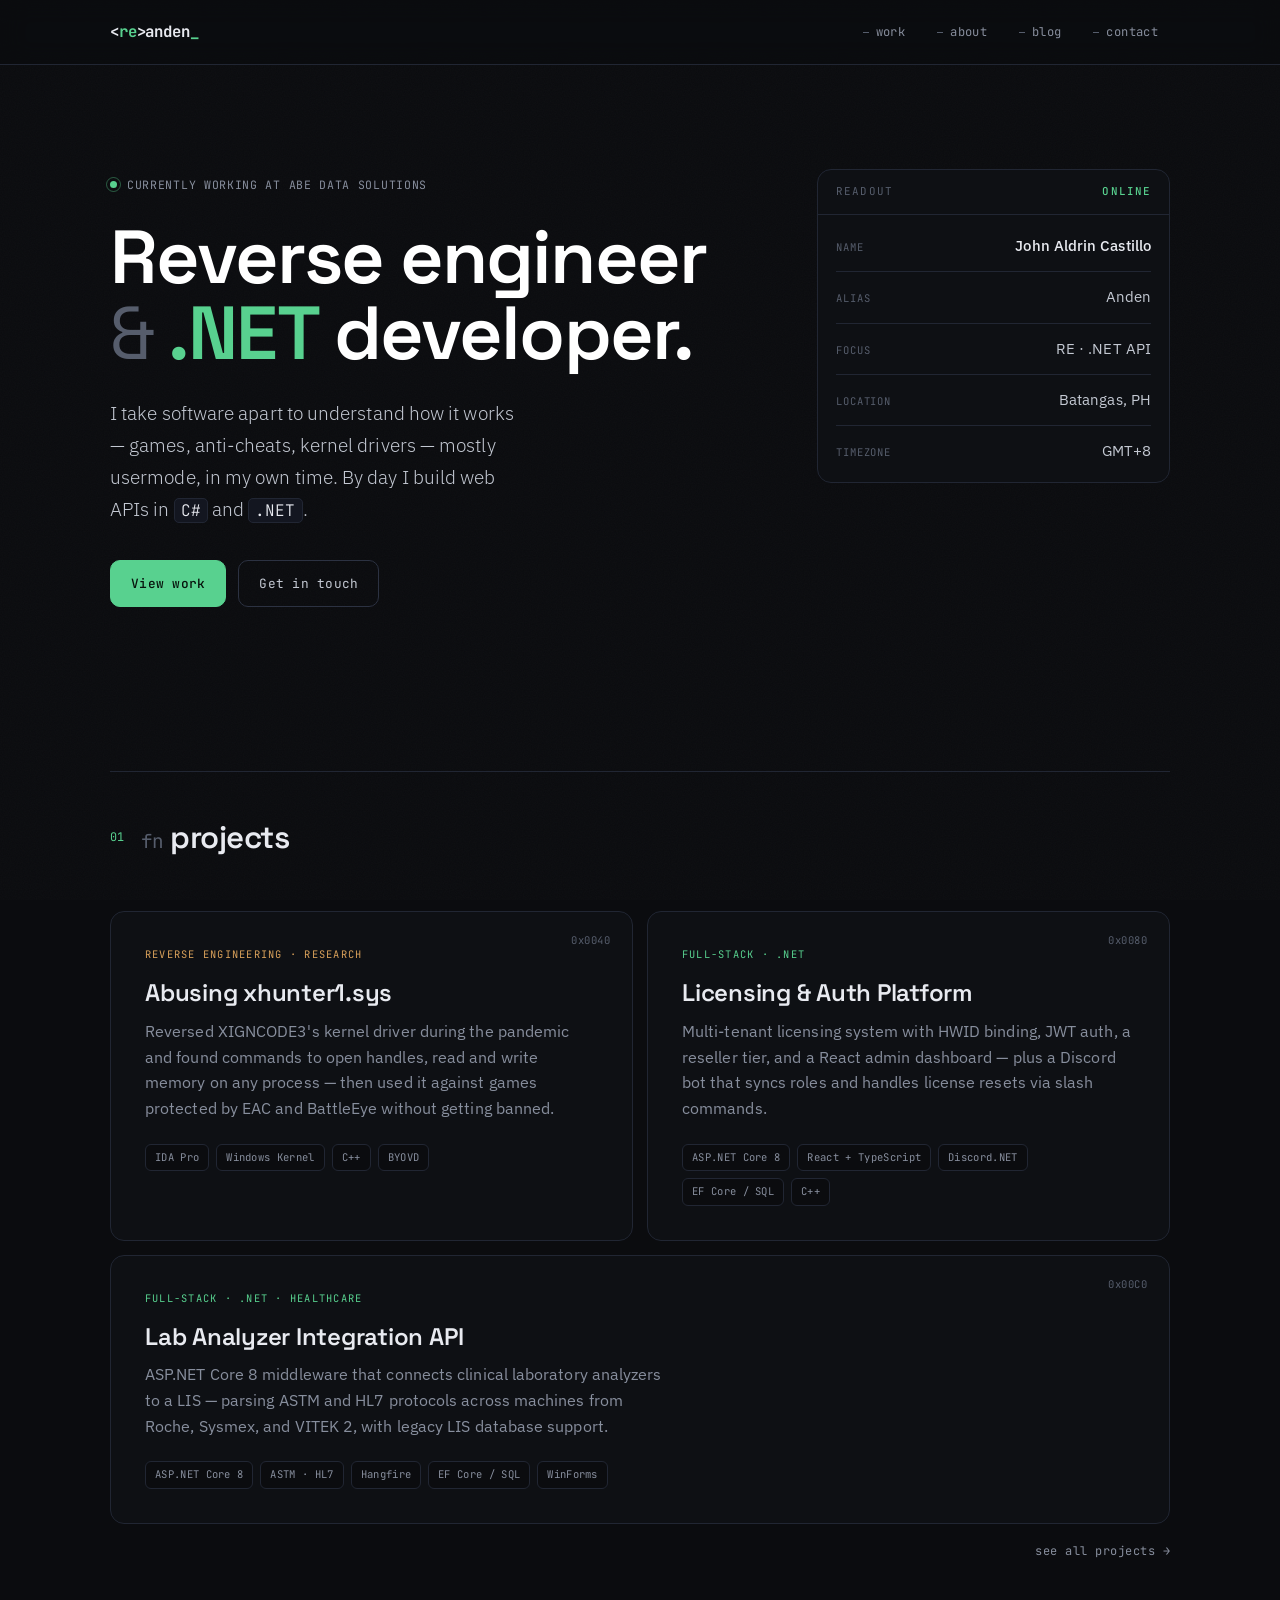
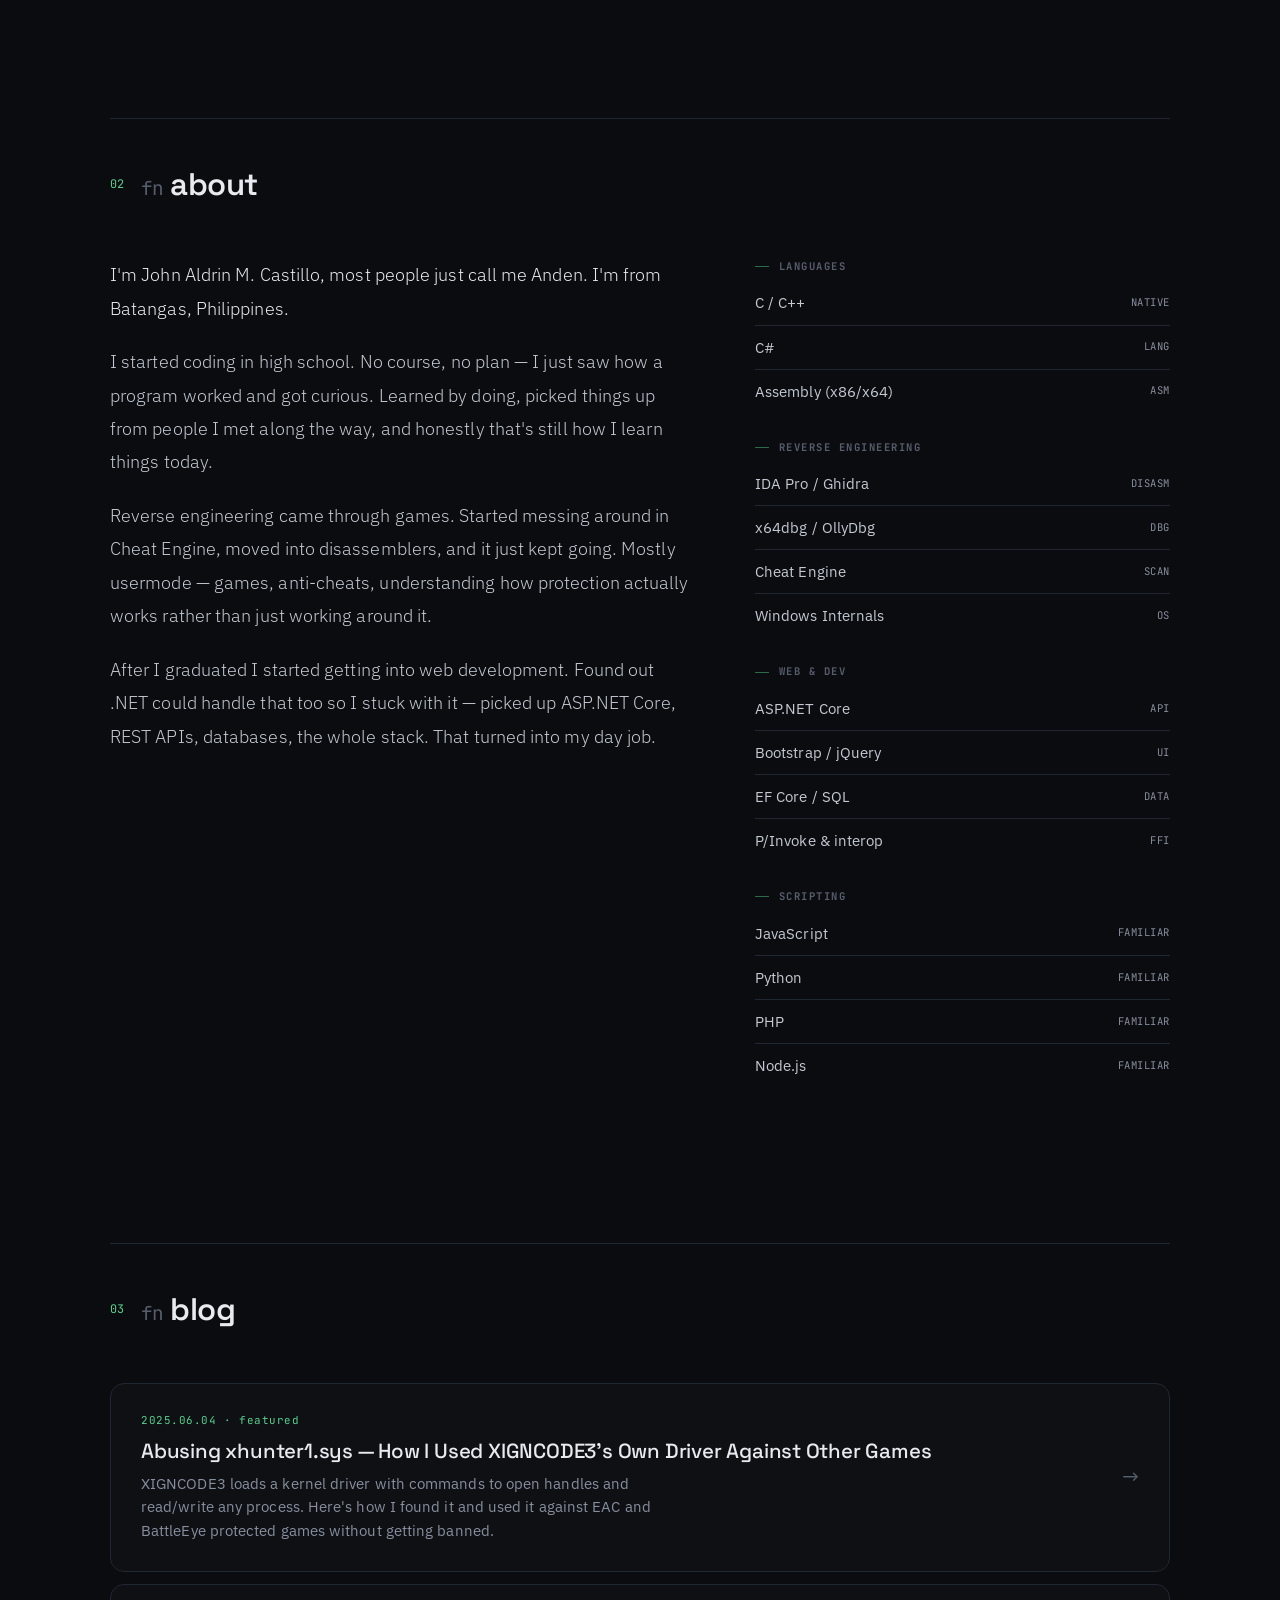
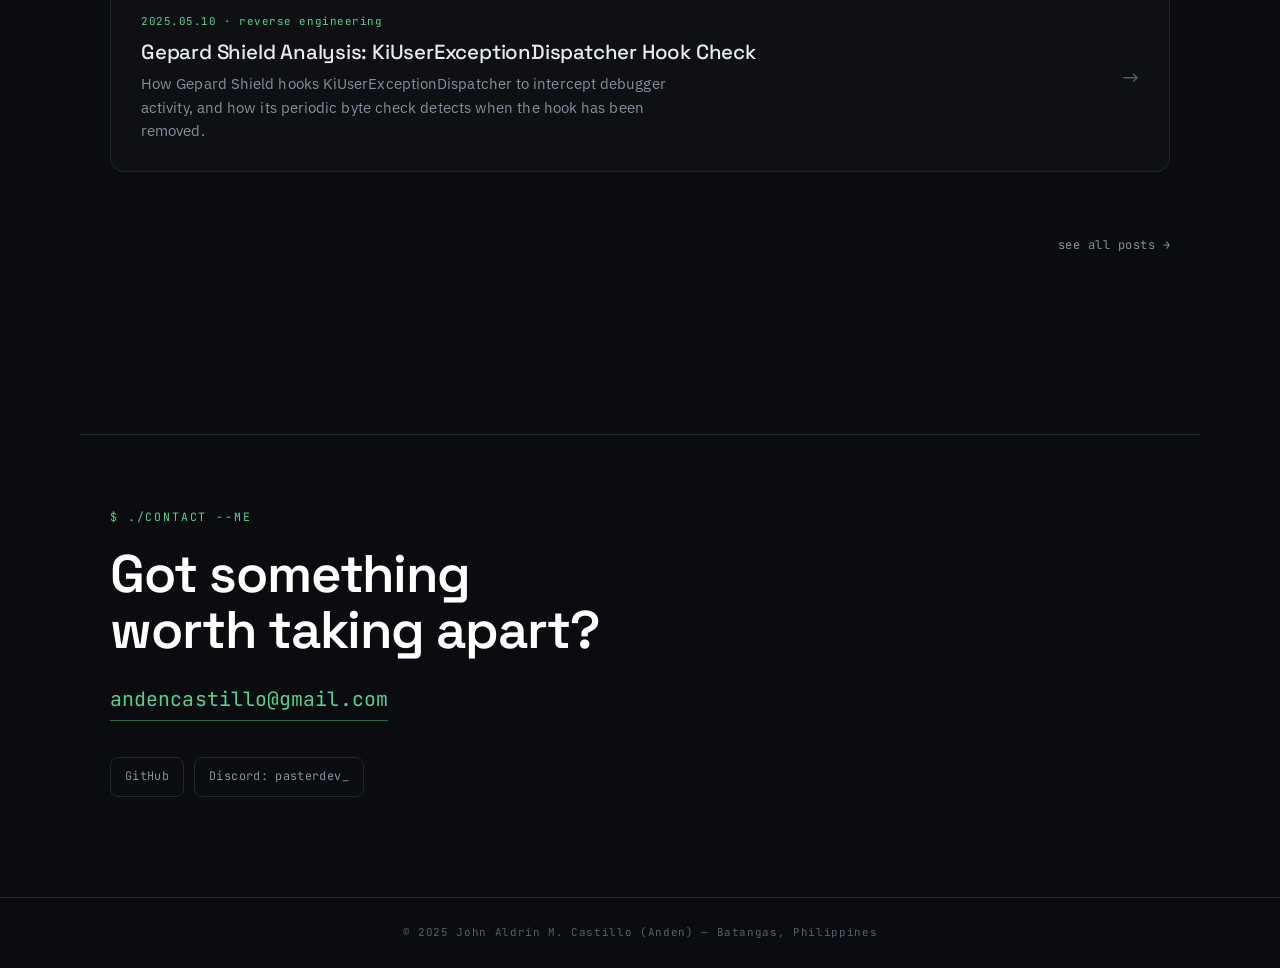
<file: index.html>
<!DOCTYPE html>
<html lang="en">
<head>
<meta charset="UTF-8">
<meta name="viewport" content="width=device-width, initial-scale=1.0">
<title>Anden — Reverse Engineer &amp; .NET Developer</title>
<link rel="preconnect" href="https://fonts.googleapis.com">
<link rel="preconnect" href="https://fonts.gstatic.com" crossorigin>
<meta name="description" content="Anden (John Aldrin Castillo) — reverse engineer and .NET developer from Batangas, Philippines. Usermode RE, anti-cheat research, and ASP.NET Core web APIs.">
<link href="https://fonts.googleapis.com/css2?family=IBM+Plex+Sans:wght@300;400;500;600&family=JetBrains+Mono:wght@400;500;600;700&family=Space+Grotesk:wght@400;500;600;700&display=swap" rel="stylesheet">
<link rel="stylesheet" href="style.css">
</head>
<body>

<div class="progress" id="progress"></div>

<nav>
  <div class="nav-inner">
    <a class="logo" href="#top">&lt;<span class="br">re</span>&gt;anden<span class="cur">_</span></a>
    <div class="nav-links">
      <a href="#work">work</a>
      <a href="#about">about</a>
      <a href="#blog">blog</a>
      <a href="#contact">contact</a>
    </div>
    <button class="nav-toggle" aria-label="Toggle menu" aria-expanded="false" aria-controls="nav-links">
      <span></span><span></span>
    </button>
  </div>
</nav>

<header class="hero" id="top">
  <div class="wrap hero-grid">
    <div class="hero-lead fade d1">
      <p class="kicker"><span class="dot-live"></span>Currently working at ABE Data Solutions</p>
      <h1 class="hero-title">Reverse&nbsp;engineer<br><span class="amp">&amp;</span> <em>.NET</em> developer.</h1>
      <p class="hero-sub">I take software apart to understand how it works — games, anti-cheats, kernel drivers — mostly usermode, in my own time. By day I build web APIs in <code>C#</code> and <code>.NET</code>.</p>
      <div class="hero-cta">
        <a class="btn primary" href="#work">View work</a>
        <a class="btn ghost" href="#contact">Get in touch</a>
      </div>
    </div>
    <aside class="hero-spec fade d2" aria-label="Profile">
      <div class="spec-head"><span>readout</span><b>online</b></div>
      <dl>
        <div><dt>Name</dt><dd><b>John Aldrin Castillo</b></dd></div>
        <div><dt>Alias</dt><dd>Anden</dd></div>
        <div><dt>Focus</dt><dd>RE&nbsp;·&nbsp;.NET&nbsp;API</dd></div>
        <div><dt>Location</dt><dd>Batangas,&nbsp;PH</dd></div>
        <div><dt>Timezone</dt><dd>GMT+8</dd></div>
      </dl>
    </aside>
  </div>
</header>

<section id="work">
  <div class="wrap">
    <div class="sec-head">
      <span class="sec-num">01</span>
      <h2 class="sec-title"><b>fn</b>projects</h2>
    </div>
    <div class="work">
      <a class="card amber-edge" href="blog/xhunter1.html">
        <span class="addr">0x0040</span>
        <div class="card-tag amber">Reverse Engineering · Research</div>
        <h3 class="card-title">Abusing xhunter1.sys</h3>
        <p class="card-desc">Reversed XIGNCODE3's kernel driver during the pandemic and found commands to open handles, read and write memory on any process — then used it against games protected by EAC and BattleEye without getting banned.</p>
        <div class="stack-line">
          <span class="chip">IDA Pro</span>
          <span class="chip">Windows Kernel</span>
          <span class="chip">C++</span>
          <span class="chip">BYOVD</span>
        </div>
      </a>
      <a class="card" href="blog/licensing-platform.html">
        <span class="addr">0x0080</span>
        <div class="card-tag">Full-Stack · .NET</div>
        <h3 class="card-title">Licensing &amp; Auth Platform</h3>
        <p class="card-desc">Multi-tenant licensing system with HWID binding, JWT auth, a reseller tier, and a React admin dashboard — plus a Discord bot that syncs roles and handles license resets via slash commands.</p>
        <div class="stack-line">
          <span class="chip">ASP.NET Core 8</span>
          <span class="chip">React + TypeScript</span>
          <span class="chip">Discord.NET</span>
          <span class="chip">EF Core / SQL</span>
          <span class="chip">C++</span>
        </div>
      </a>
      <a class="card" href="blog/machine-interface.html">
        <span class="addr">0x00C0</span>
        <div class="card-tag">Full-Stack · .NET · Healthcare</div>
        <h3 class="card-title">Lab Analyzer Integration API</h3>
        <p class="card-desc">ASP.NET Core 8 middleware that connects clinical laboratory analyzers to a LIS — parsing ASTM and HL7 protocols across machines from Roche, Sysmex, and VITEK 2, with legacy LIS database support.</p>
        <div class="stack-line">
          <span class="chip">ASP.NET Core 8</span>
          <span class="chip">ASTM · HL7</span>
          <span class="chip">Hangfire</span>
          <span class="chip">EF Core / SQL</span>
          <span class="chip">WinForms</span>
        </div>
      </a>
    </div>
    <div class="see-all-row">
      <a class="see-all" href="projects.html">see all projects →</a>
    </div>
  </div>
</section>

<section id="about">
  <div class="wrap">
    <div class="sec-head">
      <span class="sec-num">02</span>
      <h2 class="sec-title"><b>fn</b>about</h2>
    </div>
    <div class="about-grid">
      <div class="about-body">
        <p>I'm John Aldrin M. Castillo, most people just call me Anden. I'm from Batangas, Philippines.</p>
        <p>I started coding in high school. No course, no plan — I just saw how a program worked and got curious. Learned by doing, picked things up from people I met along the way, and honestly that's still how I learn things today.</p>
        <p>Reverse engineering came through games. Started messing around in Cheat Engine, moved into disassemblers, and it just kept going. Mostly usermode — games, anti-cheats, understanding how protection actually works rather than just working around it.</p>
        <p>After I graduated I started getting into web development. Found out .NET could handle that too so I stuck with it — picked up ASP.NET Core, REST APIs, databases, the whole stack. That turned into my day job.</p>
      </div>
      <div class="stack">
        <h4>languages</h4>
        <ul>
          <li>C / C++ <span>NATIVE</span></li>
          <li>C# <span>LANG</span></li>
          <li>Assembly (x86/x64) <span>ASM</span></li>
        </ul>
        <h4>reverse engineering</h4>
        <ul>
          <li>IDA Pro / Ghidra <span>DISASM</span></li>
          <li>x64dbg / OllyDbg <span>DBG</span></li>
          <li>Cheat Engine <span>SCAN</span></li>
          <li>Windows Internals <span>OS</span></li>
        </ul>
        <h4>web &amp; dev</h4>
        <ul>
          <li>ASP.NET Core <span>API</span></li>
          <li>Bootstrap / jQuery <span>UI</span></li>
          <li>EF Core / SQL <span>DATA</span></li>
          <li>P/Invoke &amp; interop <span>FFI</span></li>
        </ul>
        <h4>scripting</h4>
        <ul>
          <li>JavaScript <span>FAMILIAR</span></li>
          <li>Python <span>FAMILIAR</span></li>
          <li>PHP <span>FAMILIAR</span></li>
          <li>Node.js <span>FAMILIAR</span></li>
        </ul>
      </div>
    </div>
  </div>
</section>

<section id="blog">
  <div class="wrap">
    <div class="sec-head">
      <span class="sec-num">03</span>
      <h2 class="sec-title"><b>fn</b>blog</h2>
    </div>

    <div class="posts" style="margin-bottom:64px">
      <a class="post-row" href="blog/xhunter1.html">
        <div>
          <div class="pdate">2025.06.04 · featured</div>
          <h3>Abusing xhunter1.sys — How I Used XIGNCODE3's Own Driver Against Other Games</h3>
          <p>XIGNCODE3 loads a kernel driver with commands to open handles and read/write any process. Here's how I found it and used it against EAC and BattleEye protected games without getting banned.</p>
        </div>
        <span class="arrow">→</span>
      </a>
      <a class="post-row" href="blog/gepard-shield.html">
        <div>
          <div class="pdate">2025.05.10 · reverse engineering</div>
          <h3>Gepard Shield Analysis: KiUserExceptionDispatcher Hook Check</h3>
          <p>How Gepard Shield hooks KiUserExceptionDispatcher to intercept debugger activity, and how its periodic byte check detects when the hook has been removed.</p>
        </div>
        <span class="arrow">→</span>
      </a>
    </div>
    <div class="see-all-row">
      <a class="see-all" href="blog/index.html">see all posts →</a>
    </div>
  </div>
</section>

<section id="contact" class="contact">
  <div class="wrap">
    <div class="eyebrow">$ ./contact --me</div>
    <h2>Got something<br>worth taking apart?</h2>
    <a class="mail" href="mailto:andencastillo@gmail.com">andencastillo@gmail.com</a>
    <div class="socials">
      <a href="https://github.com/AndenDev" target="_blank">GitHub</a>
      <a href="#">Discord: pasterdev_</a>
    </div>
  </div>
</section>

<footer>© 2025 John Aldrin M. Castillo (Anden) — Batangas, Philippines</footer>

<script src="main.js"></script>

</body>
</html>
</file>
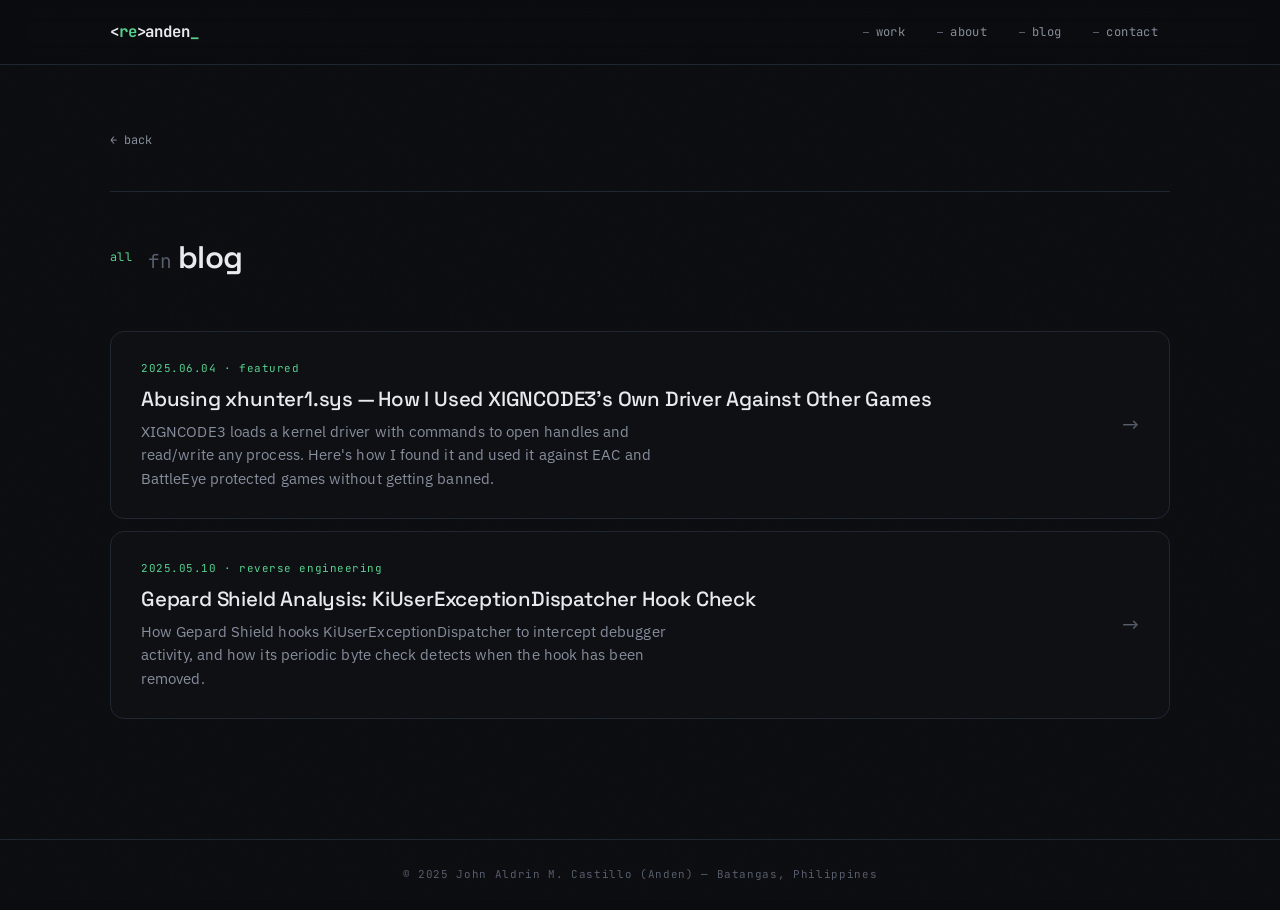
<file: blog/index.html>
<!DOCTYPE html>
<html lang="en">
<head>
<meta charset="UTF-8">
<meta name="viewport" content="width=device-width, initial-scale=1.0">
<title>Blog — Anden</title>
<meta name="description" content="Writing on reverse engineering, .NET development, and systems programming by Anden.">
<link rel="preconnect" href="https://fonts.googleapis.com">
<link rel="preconnect" href="https://fonts.gstatic.com" crossorigin>
<link href="https://fonts.googleapis.com/css2?family=IBM+Plex+Sans:wght@300;400;500;600&family=JetBrains+Mono:wght@400;500;600;700&family=Space+Grotesk:wght@400;500;600;700&display=swap" rel="stylesheet">
<link rel="stylesheet" href="../style.css">
</head>
<body>

<div class="progress" id="progress"></div>

<nav>
  <div class="nav-inner">
    <a class="logo" href="../index.html">&lt;<span class="br">re</span>&gt;anden<span class="cur">_</span></a>
    <div class="nav-links">
      <a href="../index.html#work">work</a>
      <a href="../index.html#about">about</a>
      <a href="../index.html#blog">blog</a>
      <a href="../index.html#contact">contact</a>
    </div>
    <button class="nav-toggle" aria-label="Toggle menu" aria-expanded="false" aria-controls="nav-links">
      <span></span><span></span>
    </button>
  </div>
</nav>

<main style="position:relative;z-index:1;padding:60px 0 120px">
  <div class="wrap">
    <a class="back-link" href="../index.html">← back</a>

    <div class="sec-head" style="margin-top:0">
      <span class="sec-num">all</span>
      <h2 class="sec-title"><b>fn</b>blog</h2>
    </div>

    <div class="posts">
      <a class="post-row" href="xhunter1.html">
        <div>
          <div class="pdate">2025.06.04 · featured</div>
          <h3>Abusing xhunter1.sys — How I Used XIGNCODE3's Own Driver Against Other Games</h3>
          <p>XIGNCODE3 loads a kernel driver with commands to open handles and read/write any process. Here's how I found it and used it against EAC and BattleEye protected games without getting banned.</p>
        </div>
        <span class="arrow">→</span>
      </a>
      <a class="post-row" href="gepard-shield.html">
        <div>
          <div class="pdate">2025.05.10 · reverse engineering</div>
          <h3>Gepard Shield Analysis: KiUserExceptionDispatcher Hook Check</h3>
          <p>How Gepard Shield hooks KiUserExceptionDispatcher to intercept debugger activity, and how its periodic byte check detects when the hook has been removed.</p>
        </div>
        <span class="arrow">→</span>
      </a>
    </div>
  </div>
</main>

<footer>© 2025 John Aldrin M. Castillo (Anden) — Batangas, Philippines</footer>

<script src="../main.js"></script>

</body>
</html>
</file>
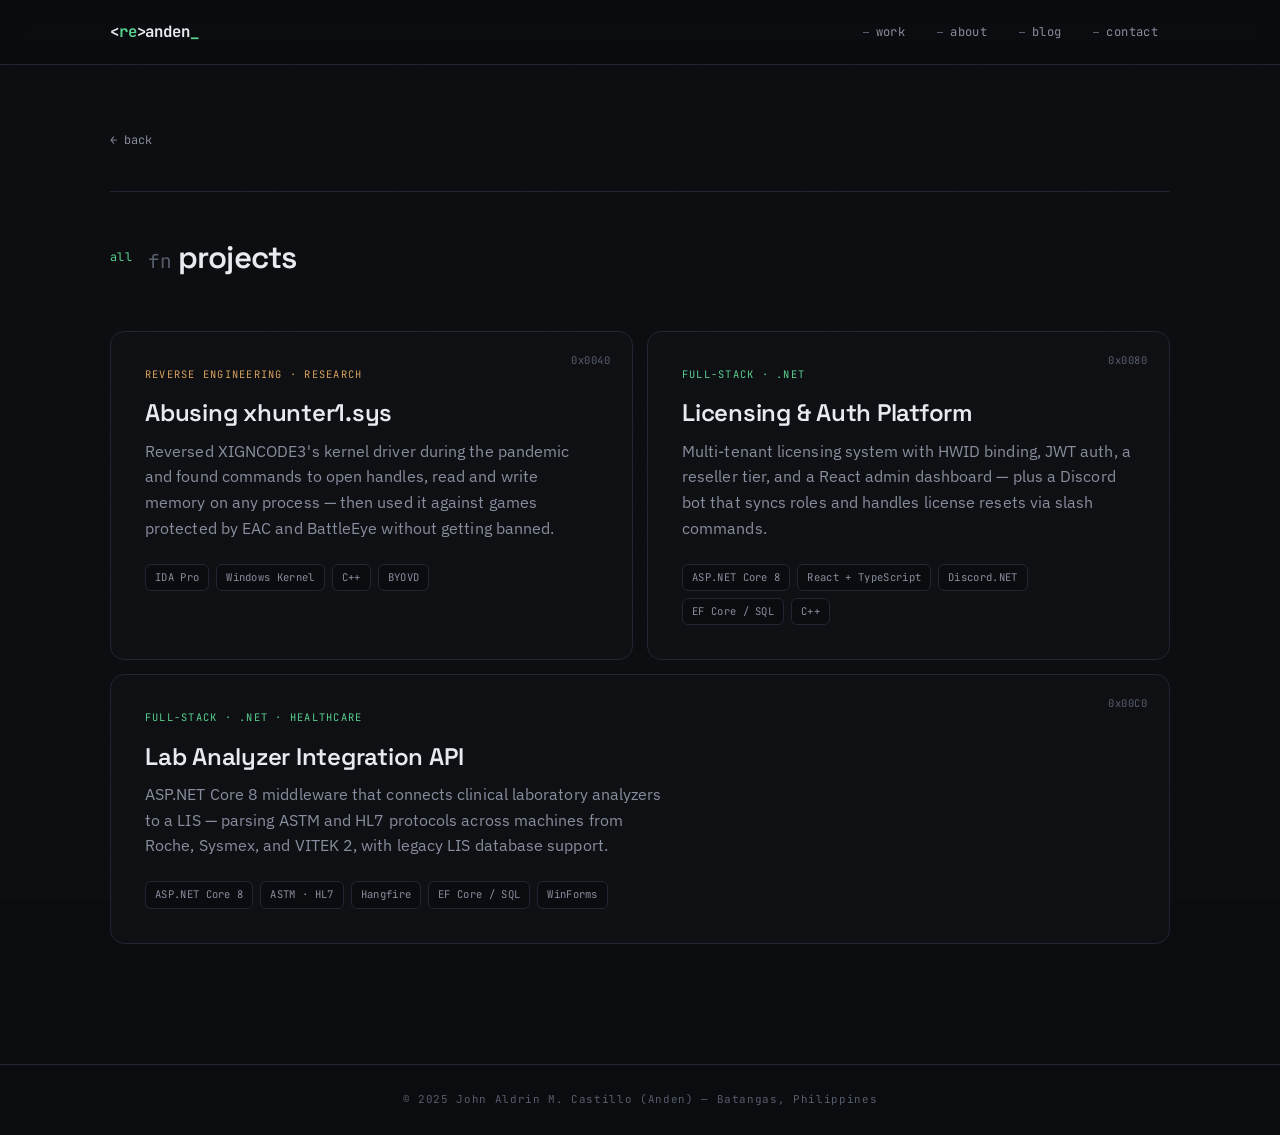
<file: projects.html>
<!DOCTYPE html>
<html lang="en">
<head>
<meta charset="UTF-8">
<meta name="viewport" content="width=device-width, initial-scale=1.0">
<title>Projects — Anden</title>
<meta name="description" content="All projects by Anden — reverse engineering research, full-stack .NET systems, and company work.">
<link rel="preconnect" href="https://fonts.googleapis.com">
<link rel="preconnect" href="https://fonts.gstatic.com" crossorigin>
<link href="https://fonts.googleapis.com/css2?family=IBM+Plex+Sans:wght@300;400;500;600&family=JetBrains+Mono:wght@400;500;600;700&family=Space+Grotesk:wght@400;500;600;700&display=swap" rel="stylesheet">
<link rel="stylesheet" href="style.css">
</head>
<body>

<div class="progress" id="progress"></div>

<nav>
  <div class="nav-inner">
    <a class="logo" href="index.html">&lt;<span class="br">re</span>&gt;anden<span class="cur">_</span></a>
    <div class="nav-links">
      <a href="index.html#work">work</a>
      <a href="index.html#about">about</a>
      <a href="index.html#blog">blog</a>
      <a href="index.html#contact">contact</a>
    </div>
    <button class="nav-toggle" aria-label="Toggle menu" aria-expanded="false" aria-controls="nav-links">
      <span></span><span></span>
    </button>
  </div>
</nav>

<main style="position:relative;z-index:1;padding:60px 0 120px">
  <div class="wrap">
    <a class="back-link" href="index.html">← back</a>

    <div class="sec-head" style="margin-top:0">
      <span class="sec-num">all</span>
      <h2 class="sec-title"><b>fn</b>projects</h2>
    </div>

    <div class="work">
      <a class="card amber-edge" href="blog/xhunter1.html">
        <span class="addr">0x0040</span>
        <div class="card-tag amber">Reverse Engineering · Research</div>
        <h3 class="card-title">Abusing xhunter1.sys</h3>
        <p class="card-desc">Reversed XIGNCODE3's kernel driver during the pandemic and found commands to open handles, read and write memory on any process — then used it against games protected by EAC and BattleEye without getting banned.</p>
        <div class="stack-line">
          <span class="chip">IDA Pro</span>
          <span class="chip">Windows Kernel</span>
          <span class="chip">C++</span>
          <span class="chip">BYOVD</span>
        </div>
      </a>
      <a class="card" href="blog/licensing-platform.html">
        <span class="addr">0x0080</span>
        <div class="card-tag">Full-Stack · .NET</div>
        <h3 class="card-title">Licensing &amp; Auth Platform</h3>
        <p class="card-desc">Multi-tenant licensing system with HWID binding, JWT auth, a reseller tier, and a React admin dashboard — plus a Discord bot that syncs roles and handles license resets via slash commands.</p>
        <div class="stack-line">
          <span class="chip">ASP.NET Core 8</span>
          <span class="chip">React + TypeScript</span>
          <span class="chip">Discord.NET</span>
          <span class="chip">EF Core / SQL</span>
          <span class="chip">C++</span>
        </div>
      </a>
      <a class="card" href="blog/machine-interface.html">
        <span class="addr">0x00C0</span>
        <div class="card-tag">Full-Stack · .NET · Healthcare</div>
        <h3 class="card-title">Lab Analyzer Integration API</h3>
        <p class="card-desc">ASP.NET Core 8 middleware that connects clinical laboratory analyzers to a LIS — parsing ASTM and HL7 protocols across machines from Roche, Sysmex, and VITEK 2, with legacy LIS database support.</p>
        <div class="stack-line">
          <span class="chip">ASP.NET Core 8</span>
          <span class="chip">ASTM · HL7</span>
          <span class="chip">Hangfire</span>
          <span class="chip">EF Core / SQL</span>
          <span class="chip">WinForms</span>
        </div>
      </a>
    </div>
  </div>
</main>

<footer>© 2025 John Aldrin M. Castillo (Anden) — Batangas, Philippines</footer>

<script src="main.js"></script>

</body>
</html>
</file>
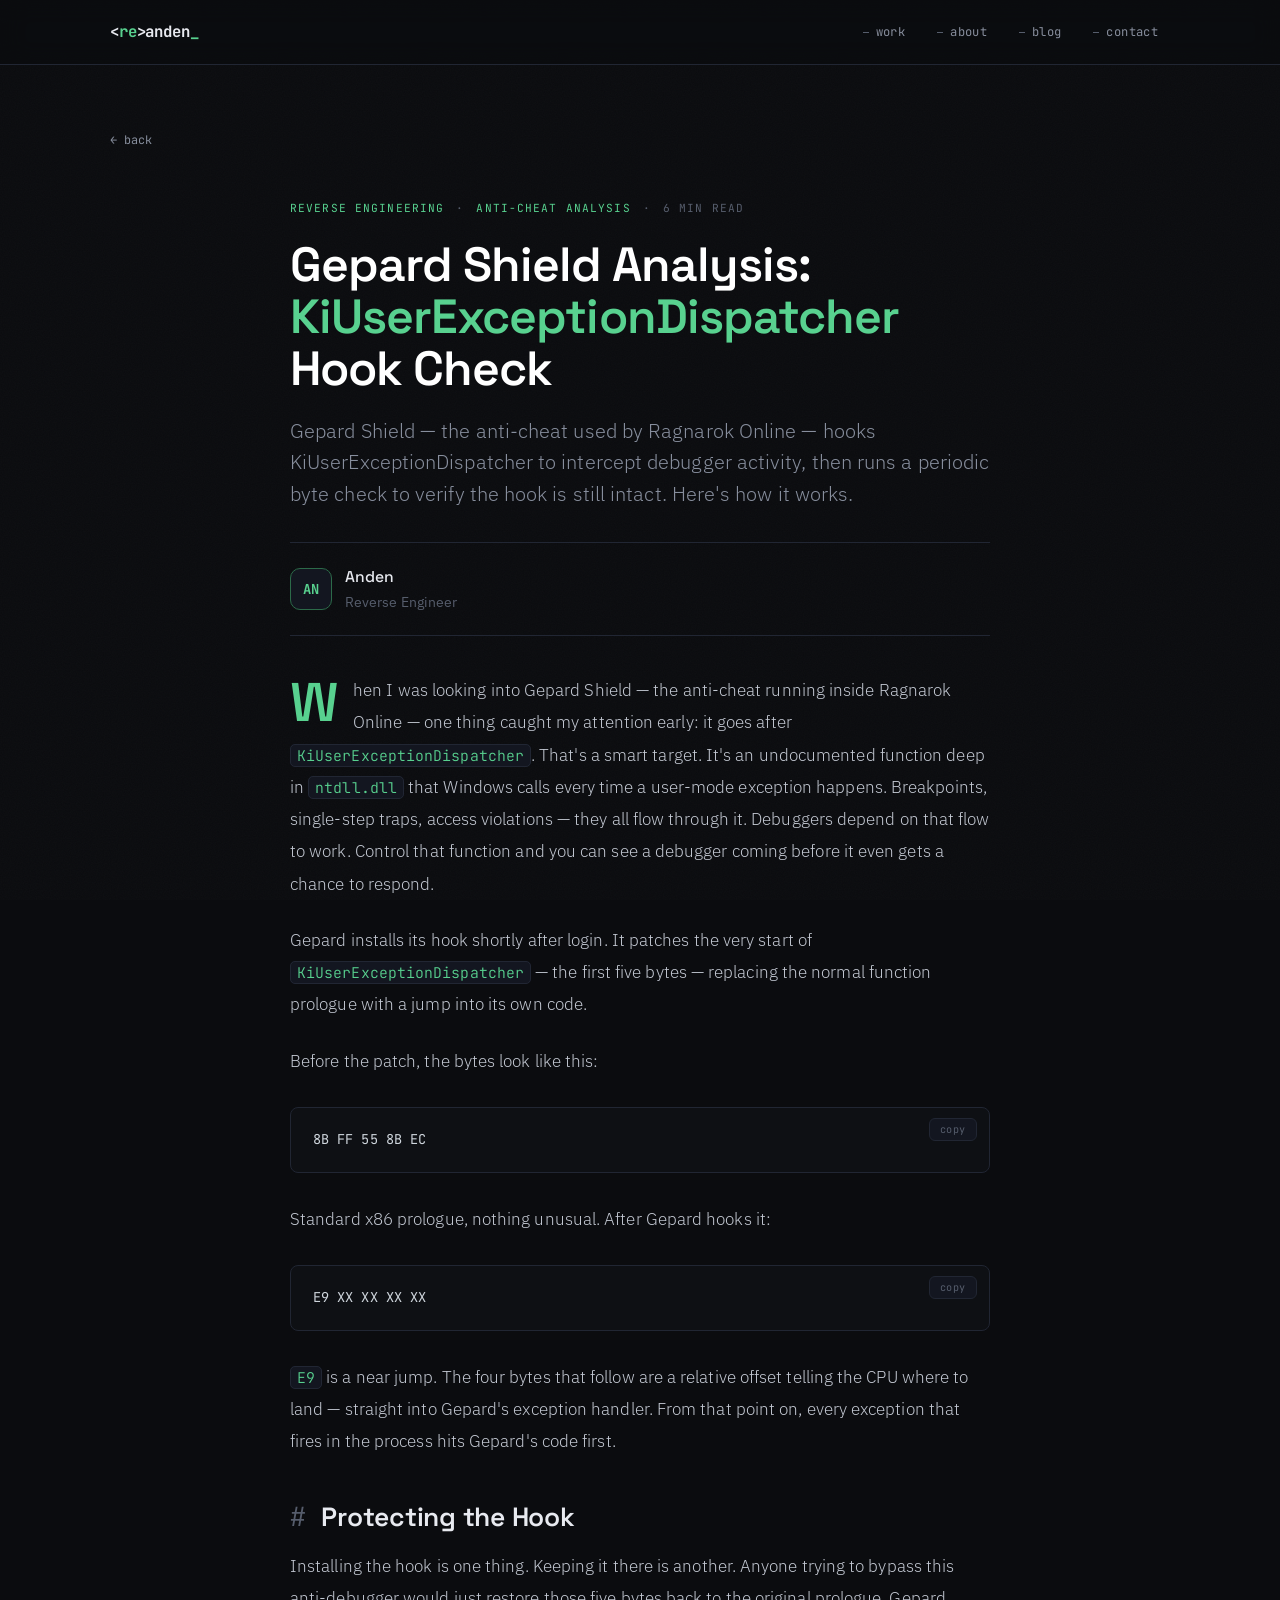
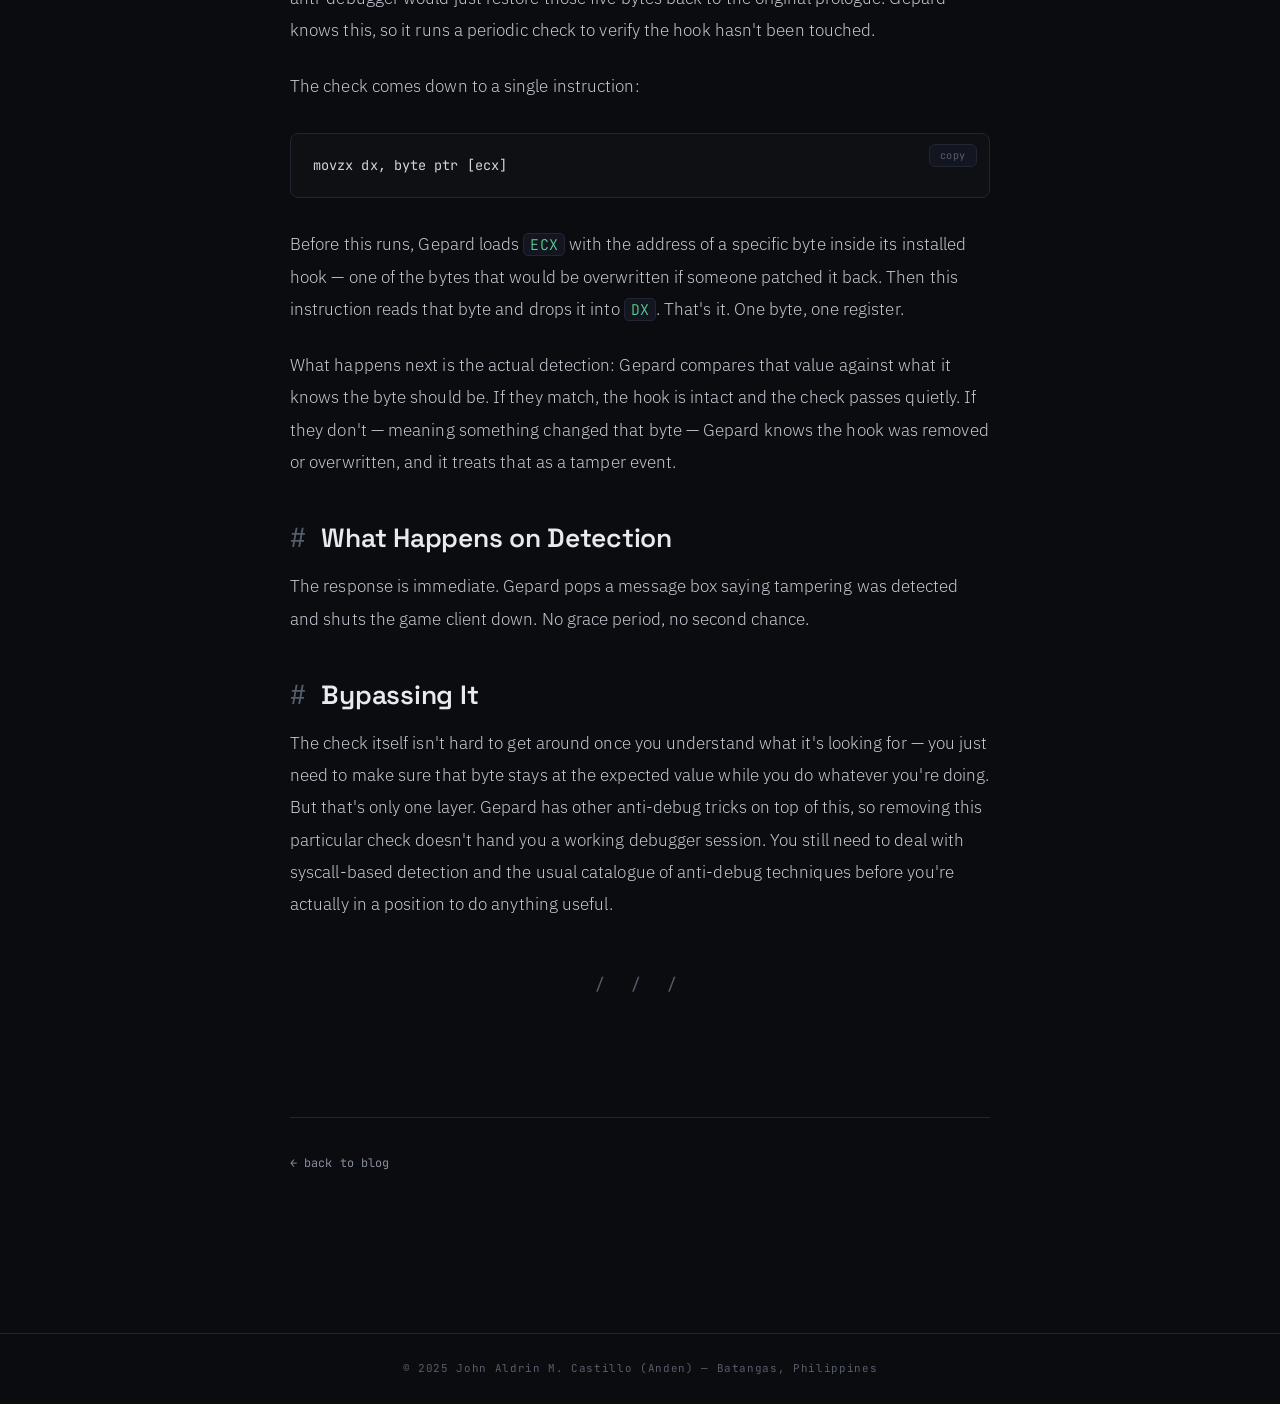
<file: blog/gepard-shield.html>
<!DOCTYPE html>
<html lang="en">
<head>
<meta charset="UTF-8">
<meta name="viewport" content="width=device-width, initial-scale=1.0">
<title>Gepard Shield Analysis: KiUserExceptionDispatcher Hook Check — Anden</title>
<meta name="description" content="How Gepard Shield hooks KiUserExceptionDispatcher to detect debuggers, and how its integrity check works at the byte level.">
<meta property="og:type" content="article">
<meta property="og:title" content="Gepard Shield Analysis: KiUserExceptionDispatcher Hook Check — Anden">
<meta property="og:description" content="How Gepard Shield hooks KiUserExceptionDispatcher to detect debuggers, and how its integrity check works at the byte level.">
<meta property="og:url" content="https://johnaldrin.dev/blog/gepard-shield.html">
<meta property="og:site_name" content="Anden">
<meta name="twitter:card" content="summary">
<meta name="twitter:title" content="Gepard Shield Analysis: KiUserExceptionDispatcher Hook Check">
<meta name="twitter:description" content="How Gepard Shield hooks KiUserExceptionDispatcher to detect debuggers, and how its integrity check works at the byte level.">
<link rel="canonical" href="https://johnaldrin.dev/blog/gepard-shield.html">
<link rel="preconnect" href="https://fonts.googleapis.com">
<link rel="preconnect" href="https://fonts.gstatic.com" crossorigin>
<link href="https://fonts.googleapis.com/css2?family=IBM+Plex+Sans:wght@300;400;500;600&family=JetBrains+Mono:wght@400;500;600;700&family=Space+Grotesk:wght@400;500;600;700&display=swap" rel="stylesheet">
<link rel="stylesheet" href="../style.css">
</head>
<body>

<div class="progress" id="progress"></div>

<nav>
  <div class="nav-inner">
    <a class="logo" href="../index.html">&lt;<span class="br">re</span>&gt;anden<span class="cur">_</span></a>
    <div class="nav-links">
      <a href="../index.html#work">work</a>
      <a href="../index.html#about">about</a>
      <a href="../index.html#blog">blog</a>
      <a href="../index.html#contact">contact</a>
    </div>
    <button class="nav-toggle" aria-label="Toggle menu" aria-expanded="false" aria-controls="nav-links">
      <span></span><span></span>
    </button>
  </div>
</nav>

<main style="position:relative;z-index:1;padding:60px 0 120px">
  <div class="wrap">
    <a class="back-link" href="../index.html#blog">← back</a>

    <article class="article">
      <div class="post-meta">
        <span>Reverse Engineering</span><span class="dot">·</span>
        <span>Anti-Cheat Analysis</span><span class="dot">·</span>
        <span class="read">6 min read</span>
      </div>
      <h1>Gepard Shield Analysis:<br><em>KiUserExceptionDispatcher</em> Hook Check</h1>
      <p class="dek">Gepard Shield — the anti-cheat used by Ragnarok Online — hooks KiUserExceptionDispatcher to intercept debugger activity, then runs a periodic byte check to verify the hook is still intact. Here's how it works.</p>
      <div class="byline">
        <div class="avatar">AN</div>
        <div>
          <div class="who">Anden</div>
          <div class="role">Reverse Engineer</div>
        </div>
      </div>

      <div class="abody">
        <p>When I was looking into Gepard Shield — the anti-cheat running inside Ragnarok Online — one thing caught my attention early: it goes after <code>KiUserExceptionDispatcher</code>. That's a smart target. It's an undocumented function deep in <code>ntdll.dll</code> that Windows calls every time a user-mode exception happens. Breakpoints, single-step traps, access violations — they all flow through it. Debuggers depend on that flow to work. Control that function and you can see a debugger coming before it even gets a chance to respond.</p>

        <p>Gepard installs its hook shortly after login. It patches the very start of <code>KiUserExceptionDispatcher</code> — the first five bytes — replacing the normal function prologue with a jump into its own code.</p>

        <p>Before the patch, the bytes look like this:</p>

<pre>8B FF 55 8B EC</pre>

        <p>Standard x86 prologue, nothing unusual. After Gepard hooks it:</p>

<pre>E9 XX XX XX XX</pre>

        <p><code>E9</code> is a near jump. The four bytes that follow are a relative offset telling the CPU where to land — straight into Gepard's exception handler. From that point on, every exception that fires in the process hits Gepard's code first.</p>

        <h2 id="integrity-check">Protecting the Hook</h2>
        <p>Installing the hook is one thing. Keeping it there is another. Anyone trying to bypass this anti-debugger would just restore those five bytes back to the original prologue. Gepard knows this, so it runs a periodic check to verify the hook hasn't been touched.</p>

        <p>The check comes down to a single instruction:</p>

<pre>movzx dx, byte ptr [ecx]</pre>

        <p>Before this runs, Gepard loads <code>ECX</code> with the address of a specific byte inside its installed hook — one of the bytes that would be overwritten if someone patched it back. Then this instruction reads that byte and drops it into <code>DX</code>. That's it. One byte, one register.</p>

        <p>What happens next is the actual detection: Gepard compares that value against what it knows the byte should be. If they match, the hook is intact and the check passes quietly. If they don't — meaning something changed that byte — Gepard knows the hook was removed or overwritten, and it treats that as a tamper event.</p>

        <h2 id="result">What Happens on Detection</h2>
        <p>The response is immediate. Gepard pops a message box saying tampering was detected and shuts the game client down. No grace period, no second chance.</p>

        <h2 id="bypass">Bypassing It</h2>
        <p>The check itself isn't hard to get around once you understand what it's looking for — you just need to make sure that byte stays at the expected value while you do whatever you're doing. But that's only one layer. Gepard has other anti-debug tricks on top of this, so removing this particular check doesn't hand you a working debugger session. You still need to deal with syscall-based detection and the usual catalogue of anti-debug techniques before you're actually in a position to do anything useful.</p>

        <div class="divider">/ / /</div>
      </div>

      <div class="post-footer">
        <a class="back-link" href="../index.html#blog">← back to blog</a>
      </div>
    </article>
  </div>
</main>

<footer>© 2025 John Aldrin M. Castillo (Anden) — Batangas, Philippines</footer>

<script src="../main.js"></script>

</body>
</html>
</file>
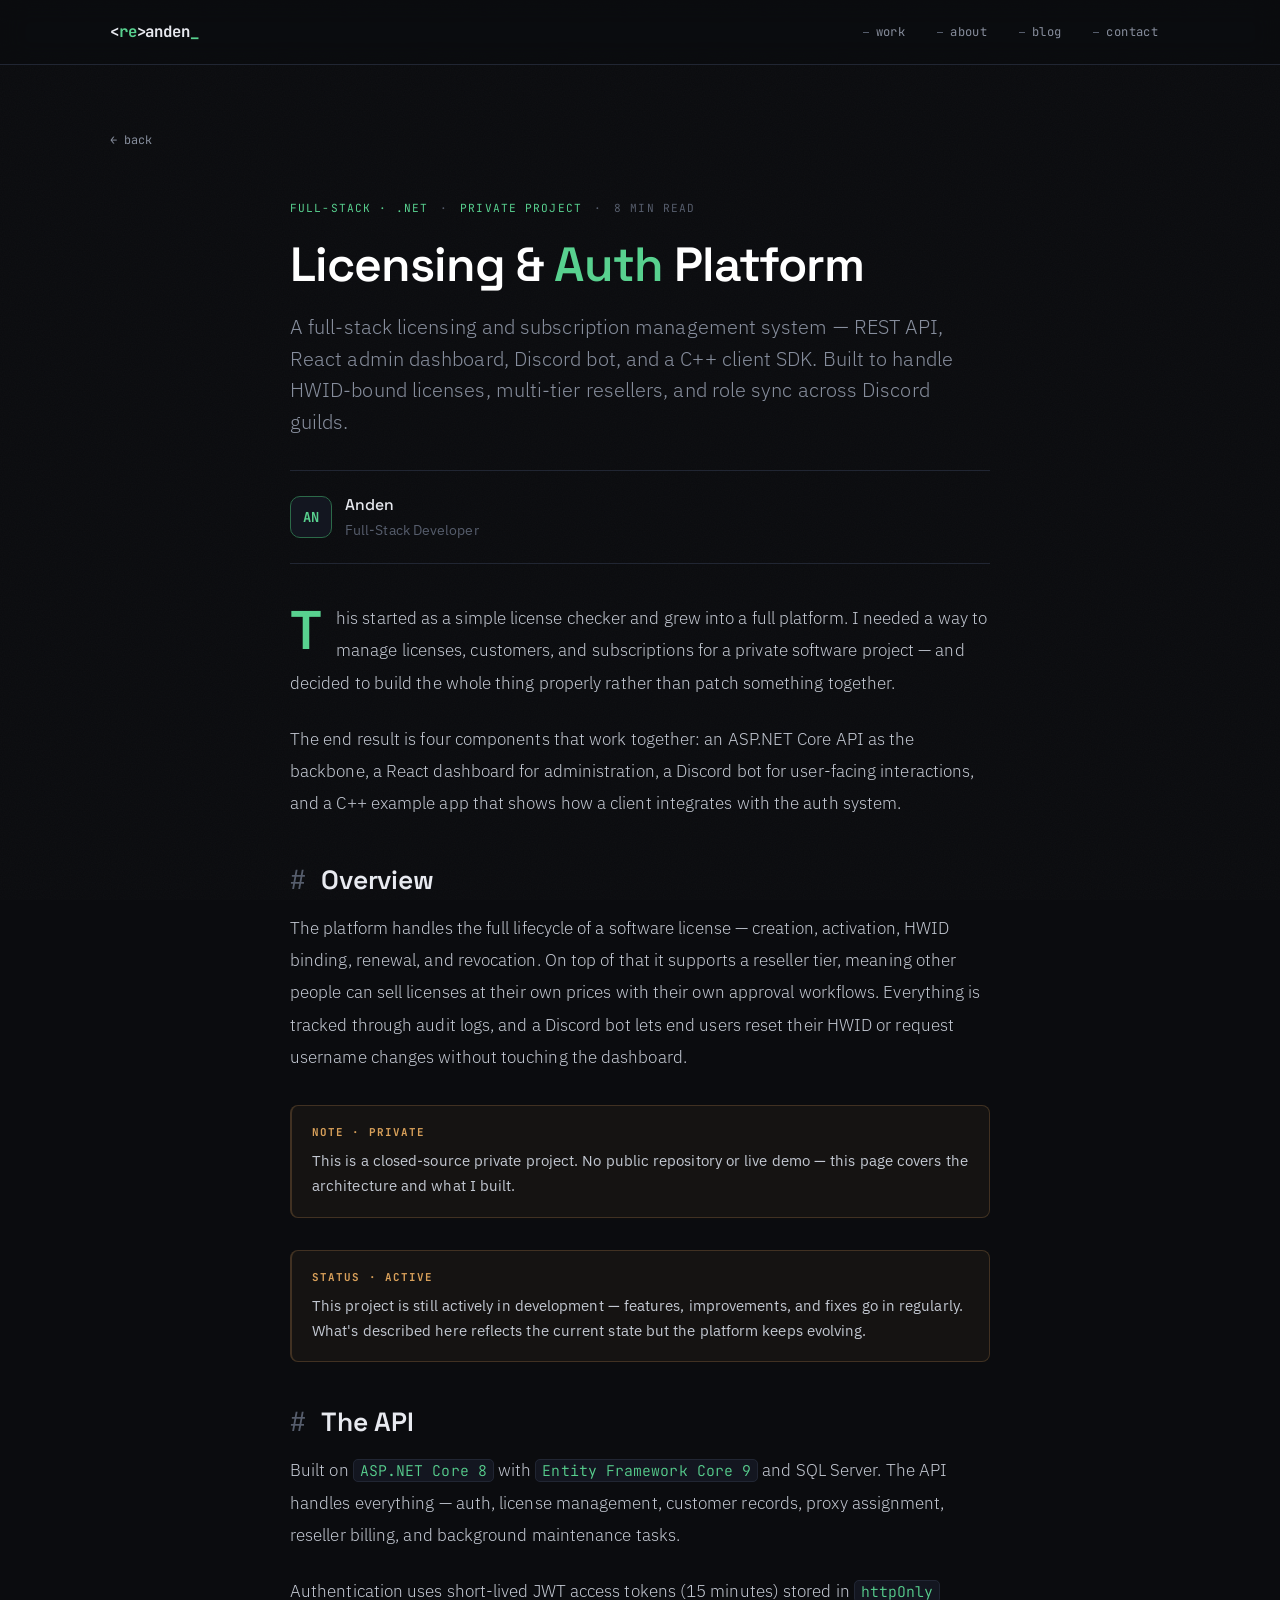
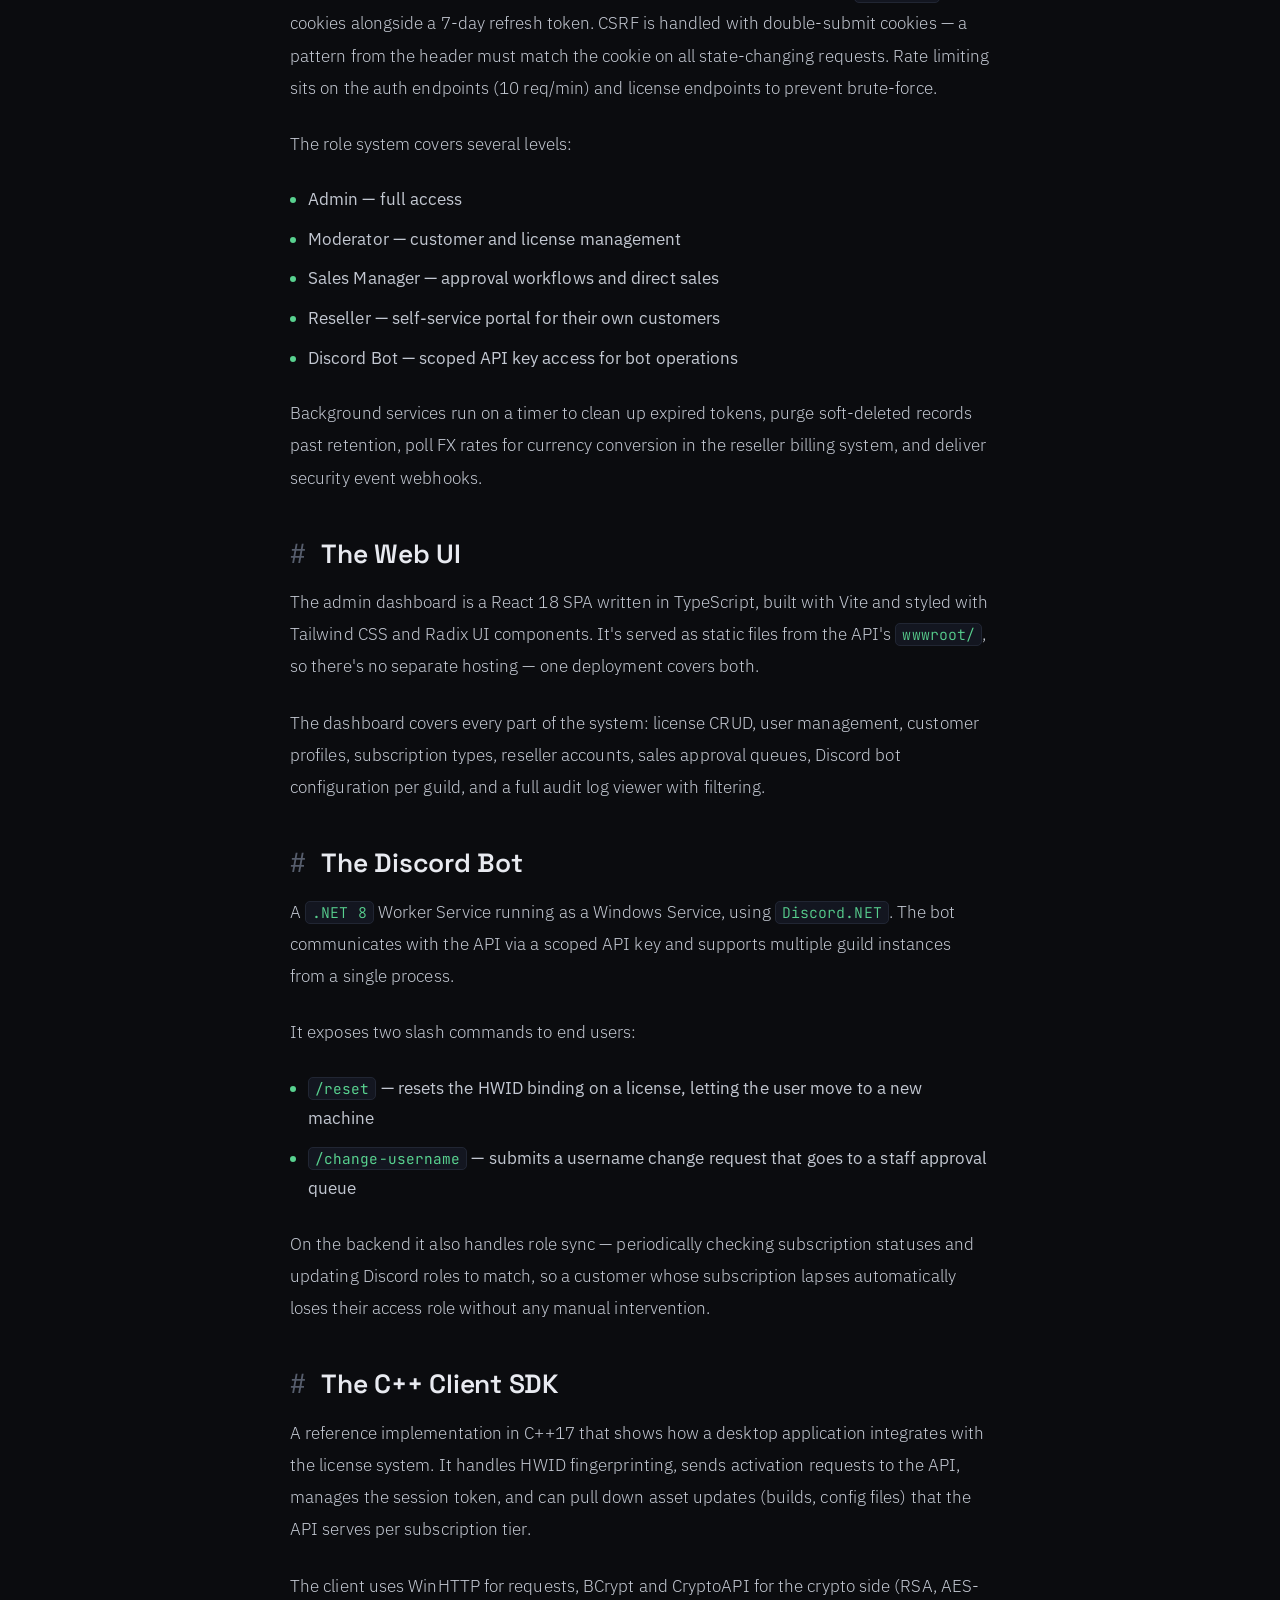
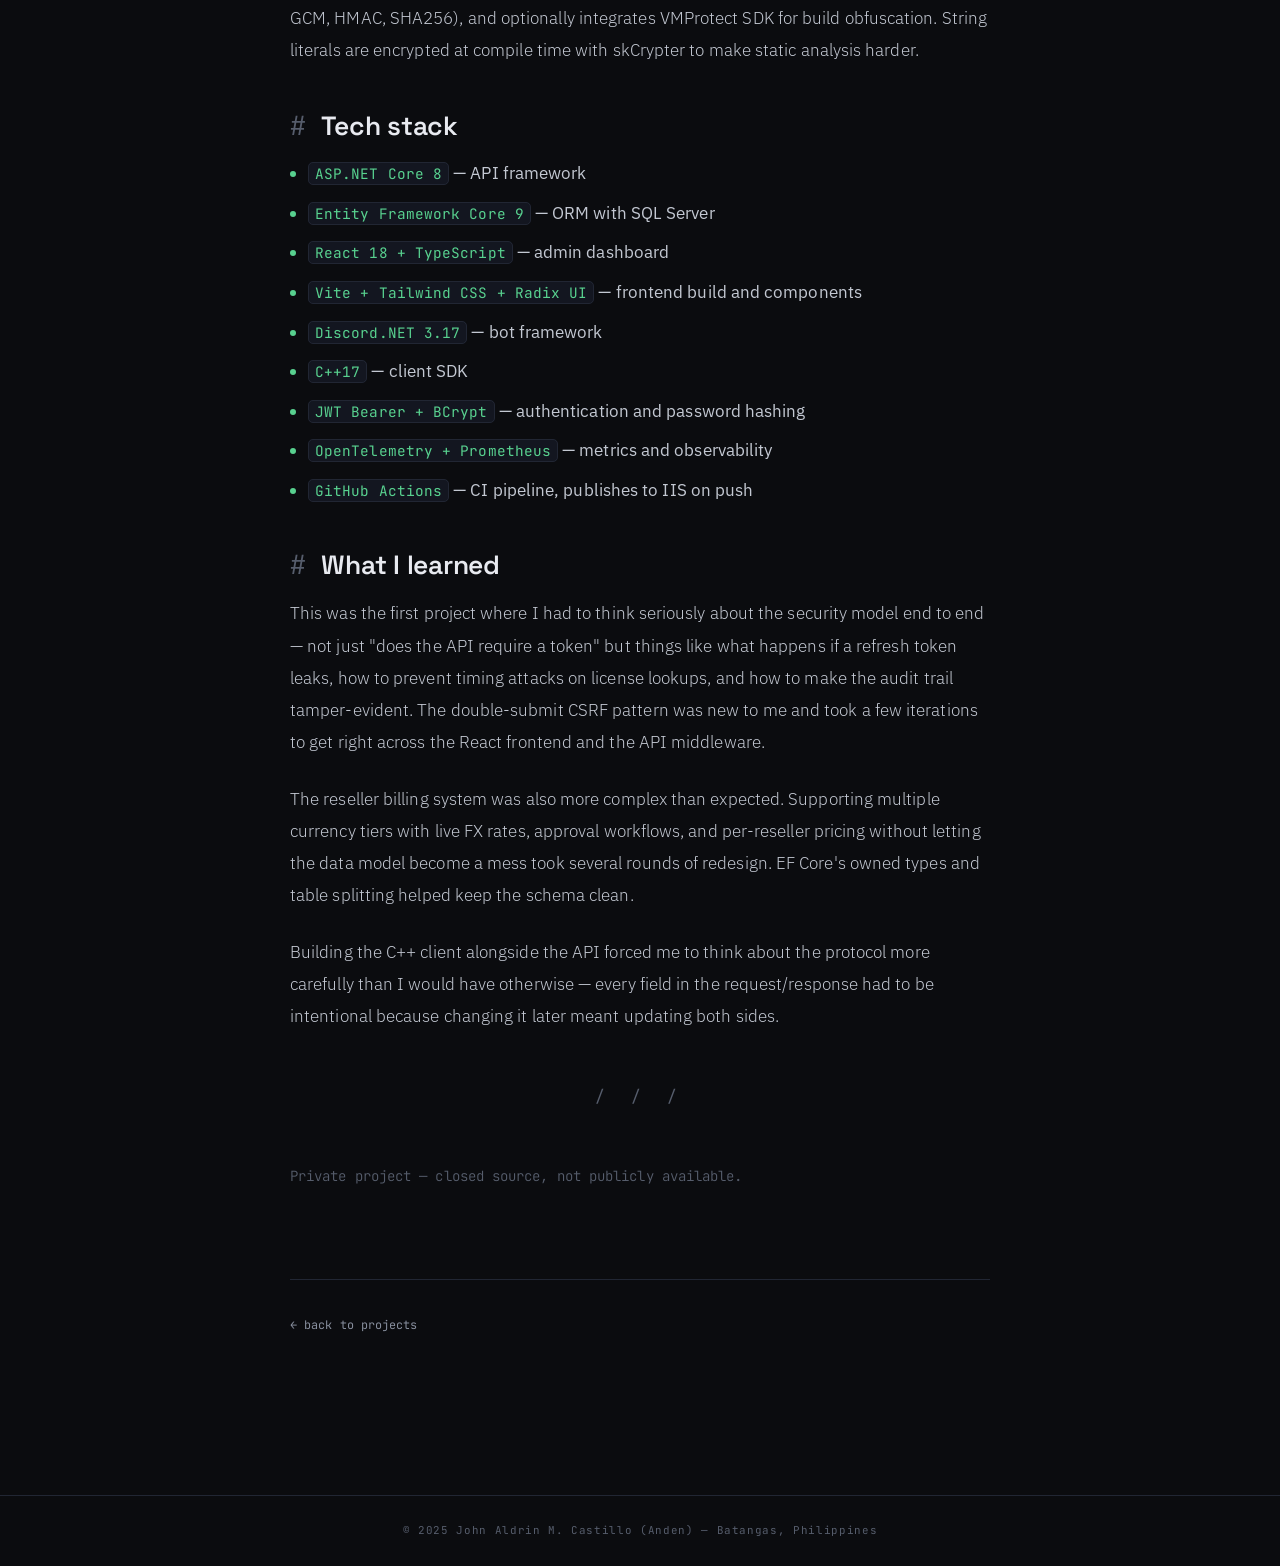
<file: blog/licensing-platform.html>
<!DOCTYPE html>
<html lang="en">
<head>
<meta charset="UTF-8">
<meta name="viewport" content="width=device-width, initial-scale=1.0">
<title>Licensing &amp; Auth Platform — Anden</title>
<meta name="description" content="A multi-tenant licensing and subscription management platform built with ASP.NET Core 8, React, and a Discord bot — featuring HWID binding, JWT auth, a reseller system, and a full admin dashboard.">
<meta property="og:type" content="article">
<meta property="og:title" content="Licensing &amp; Auth Platform — Anden">
<meta property="og:description" content="A multi-tenant licensing and subscription management platform built with ASP.NET Core 8, React, and a Discord bot — featuring HWID binding, JWT auth, a reseller system, and a full admin dashboard.">
<meta property="og:url" content="https://johnaldrin.dev/blog/licensing-platform.html">
<meta property="og:site_name" content="Anden">
<meta name="twitter:card" content="summary">
<meta name="twitter:title" content="Licensing &amp; Auth Platform — Anden">
<meta name="twitter:description" content="A multi-tenant licensing and subscription management platform built with ASP.NET Core 8, React, and a Discord bot.">
<link rel="canonical" href="https://johnaldrin.dev/blog/licensing-platform.html">
<link rel="preconnect" href="https://fonts.googleapis.com">
<link rel="preconnect" href="https://fonts.gstatic.com" crossorigin>
<link href="https://fonts.googleapis.com/css2?family=IBM+Plex+Sans:wght@300;400;500;600&family=JetBrains+Mono:wght@400;500;600;700&family=Space+Grotesk:wght@400;500;600;700&display=swap" rel="stylesheet">
<link rel="stylesheet" href="../style.css">
</head>
<body>

<div class="progress" id="progress"></div>

<nav>
  <div class="nav-inner">
    <a class="logo" href="../index.html">&lt;<span class="br">re</span>&gt;anden<span class="cur">_</span></a>
    <div class="nav-links">
      <a href="../index.html#work">work</a>
      <a href="../index.html#about">about</a>
      <a href="../index.html#blog">blog</a>
      <a href="../index.html#contact">contact</a>
    </div>
    <button class="nav-toggle" aria-label="Toggle menu" aria-expanded="false" aria-controls="nav-links">
      <span></span><span></span>
    </button>
  </div>
</nav>

<main style="position:relative;z-index:1;padding:60px 0 120px">
  <div class="wrap">
    <a class="back-link" href="../index.html#work">← back</a>

    <article class="article">
      <div class="post-meta">
        <span>Full-Stack · .NET</span><span class="dot">·</span>
        <span>Private Project</span><span class="dot">·</span>
        <span class="read">8 min read</span>
      </div>
      <h1>Licensing &amp; <em>Auth</em> Platform</h1>
      <p class="dek">A full-stack licensing and subscription management system — REST API, React admin dashboard, Discord bot, and a C++ client SDK. Built to handle HWID-bound licenses, multi-tier resellers, and role sync across Discord guilds.</p>
      <div class="byline">
        <div class="avatar">AN</div>
        <div>
          <div class="who">Anden</div>
          <div class="role">Full-Stack Developer</div>
        </div>
      </div>

      <div class="abody">
        <p>This started as a simple license checker and grew into a full platform. I needed a way to manage licenses, customers, and subscriptions for a private software project — and decided to build the whole thing properly rather than patch something together.</p>

        <p>The end result is four components that work together: an ASP.NET Core API as the backbone, a React dashboard for administration, a Discord bot for user-facing interactions, and a C++ example app that shows how a client integrates with the auth system.</p>

        <h2 id="overview">Overview</h2>
        <p>The platform handles the full lifecycle of a software license — creation, activation, HWID binding, renewal, and revocation. On top of that it supports a reseller tier, meaning other people can sell licenses at their own prices with their own approval workflows. Everything is tracked through audit logs, and a Discord bot lets end users reset their HWID or request username changes without touching the dashboard.</p>

        <div class="note">
          <div>
            <b>Note · Private</b>
            This is a closed-source private project. No public repository or live demo — this page covers the architecture and what I built.
          </div>
        </div>

        <div class="note">
          <div>
            <b>Status · Active</b>
            This project is still actively in development — features, improvements, and fixes go in regularly. What's described here reflects the current state but the platform keeps evolving.
          </div>
        </div>

        <h2 id="api">The API</h2>
        <p>Built on <code>ASP.NET Core 8</code> with <code>Entity Framework Core 9</code> and SQL Server. The API handles everything — auth, license management, customer records, proxy assignment, reseller billing, and background maintenance tasks.</p>

        <p>Authentication uses short-lived JWT access tokens (15 minutes) stored in <code>httpOnly</code> cookies alongside a 7-day refresh token. CSRF is handled with double-submit cookies — a pattern from the header must match the cookie on all state-changing requests. Rate limiting sits on the auth endpoints (10 req/min) and license endpoints to prevent brute-force.</p>

        <p>The role system covers several levels:</p>
        <ul>
          <li>Admin — full access</li>
          <li>Moderator — customer and license management</li>
          <li>Sales Manager — approval workflows and direct sales</li>
          <li>Reseller — self-service portal for their own customers</li>
          <li>Discord Bot — scoped API key access for bot operations</li>
        </ul>

        <p>Background services run on a timer to clean up expired tokens, purge soft-deleted records past retention, poll FX rates for currency conversion in the reseller billing system, and deliver security event webhooks.</p>

        <h2 id="webui">The Web UI</h2>
        <p>The admin dashboard is a React 18 SPA written in TypeScript, built with Vite and styled with Tailwind CSS and Radix UI components. It's served as static files from the API's <code>wwwroot/</code>, so there's no separate hosting — one deployment covers both.</p>

        <p>The dashboard covers every part of the system: license CRUD, user management, customer profiles, subscription types, reseller accounts, sales approval queues, Discord bot configuration per guild, and a full audit log viewer with filtering.</p>

        <h2 id="discord-bot">The Discord Bot</h2>
        <p>A <code>.NET 8</code> Worker Service running as a Windows Service, using <code>Discord.NET</code>. The bot communicates with the API via a scoped API key and supports multiple guild instances from a single process.</p>

        <p>It exposes two slash commands to end users:</p>
        <ul>
          <li><code>/reset</code> — resets the HWID binding on a license, letting the user move to a new machine</li>
          <li><code>/change-username</code> — submits a username change request that goes to a staff approval queue</li>
        </ul>

        <p>On the backend it also handles role sync — periodically checking subscription statuses and updating Discord roles to match, so a customer whose subscription lapses automatically loses their access role without any manual intervention.</p>

        <h2 id="cpp-client">The C++ Client SDK</h2>
        <p>A reference implementation in C++17 that shows how a desktop application integrates with the license system. It handles HWID fingerprinting, sends activation requests to the API, manages the session token, and can pull down asset updates (builds, config files) that the API serves per subscription tier.</p>

        <p>The client uses WinHTTP for requests, BCrypt and CryptoAPI for the crypto side (RSA, AES-GCM, HMAC, SHA256), and optionally integrates VMProtect SDK for build obfuscation. String literals are encrypted at compile time with skCrypter to make static analysis harder.</p>

        <h2 id="stack">Tech stack</h2>
        <ul>
          <li><code>ASP.NET Core 8</code> — API framework</li>
          <li><code>Entity Framework Core 9</code> — ORM with SQL Server</li>
          <li><code>React 18 + TypeScript</code> — admin dashboard</li>
          <li><code>Vite + Tailwind CSS + Radix UI</code> — frontend build and components</li>
          <li><code>Discord.NET 3.17</code> — bot framework</li>
          <li><code>C++17</code> — client SDK</li>
          <li><code>JWT Bearer + BCrypt</code> — authentication and password hashing</li>
          <li><code>OpenTelemetry + Prometheus</code> — metrics and observability</li>
          <li><code>GitHub Actions</code> — CI pipeline, publishes to IIS on push</li>
        </ul>

        <h2 id="lessons">What I learned</h2>
        <p>This was the first project where I had to think seriously about the security model end to end — not just "does the API require a token" but things like what happens if a refresh token leaks, how to prevent timing attacks on license lookups, and how to make the audit trail tamper-evident. The double-submit CSRF pattern was new to me and took a few iterations to get right across the React frontend and the API middleware.</p>

        <p>The reseller billing system was also more complex than expected. Supporting multiple currency tiers with live FX rates, approval workflows, and per-reseller pricing without letting the data model become a mess took several rounds of redesign. EF Core's owned types and table splitting helped keep the schema clean.</p>

        <p>Building the C++ client alongside the API forced me to think about the protocol more carefully than I would have otherwise — every field in the request/response had to be intentional because changing it later meant updating both sides.</p>

        <div class="divider">/ / /</div>

        <p style="font-size:.88rem;color:var(--faint);font-family:var(--mono)">Private project — closed source, not publicly available.</p>
      </div>

      <div class="post-footer">
        <a class="back-link" href="../index.html#work">← back to projects</a>
      </div>
    </article>
  </div>
</main>

<footer>© 2025 John Aldrin M. Castillo (Anden) — Batangas, Philippines</footer>

<script src="../main.js"></script>

</body>
</html>
</file>
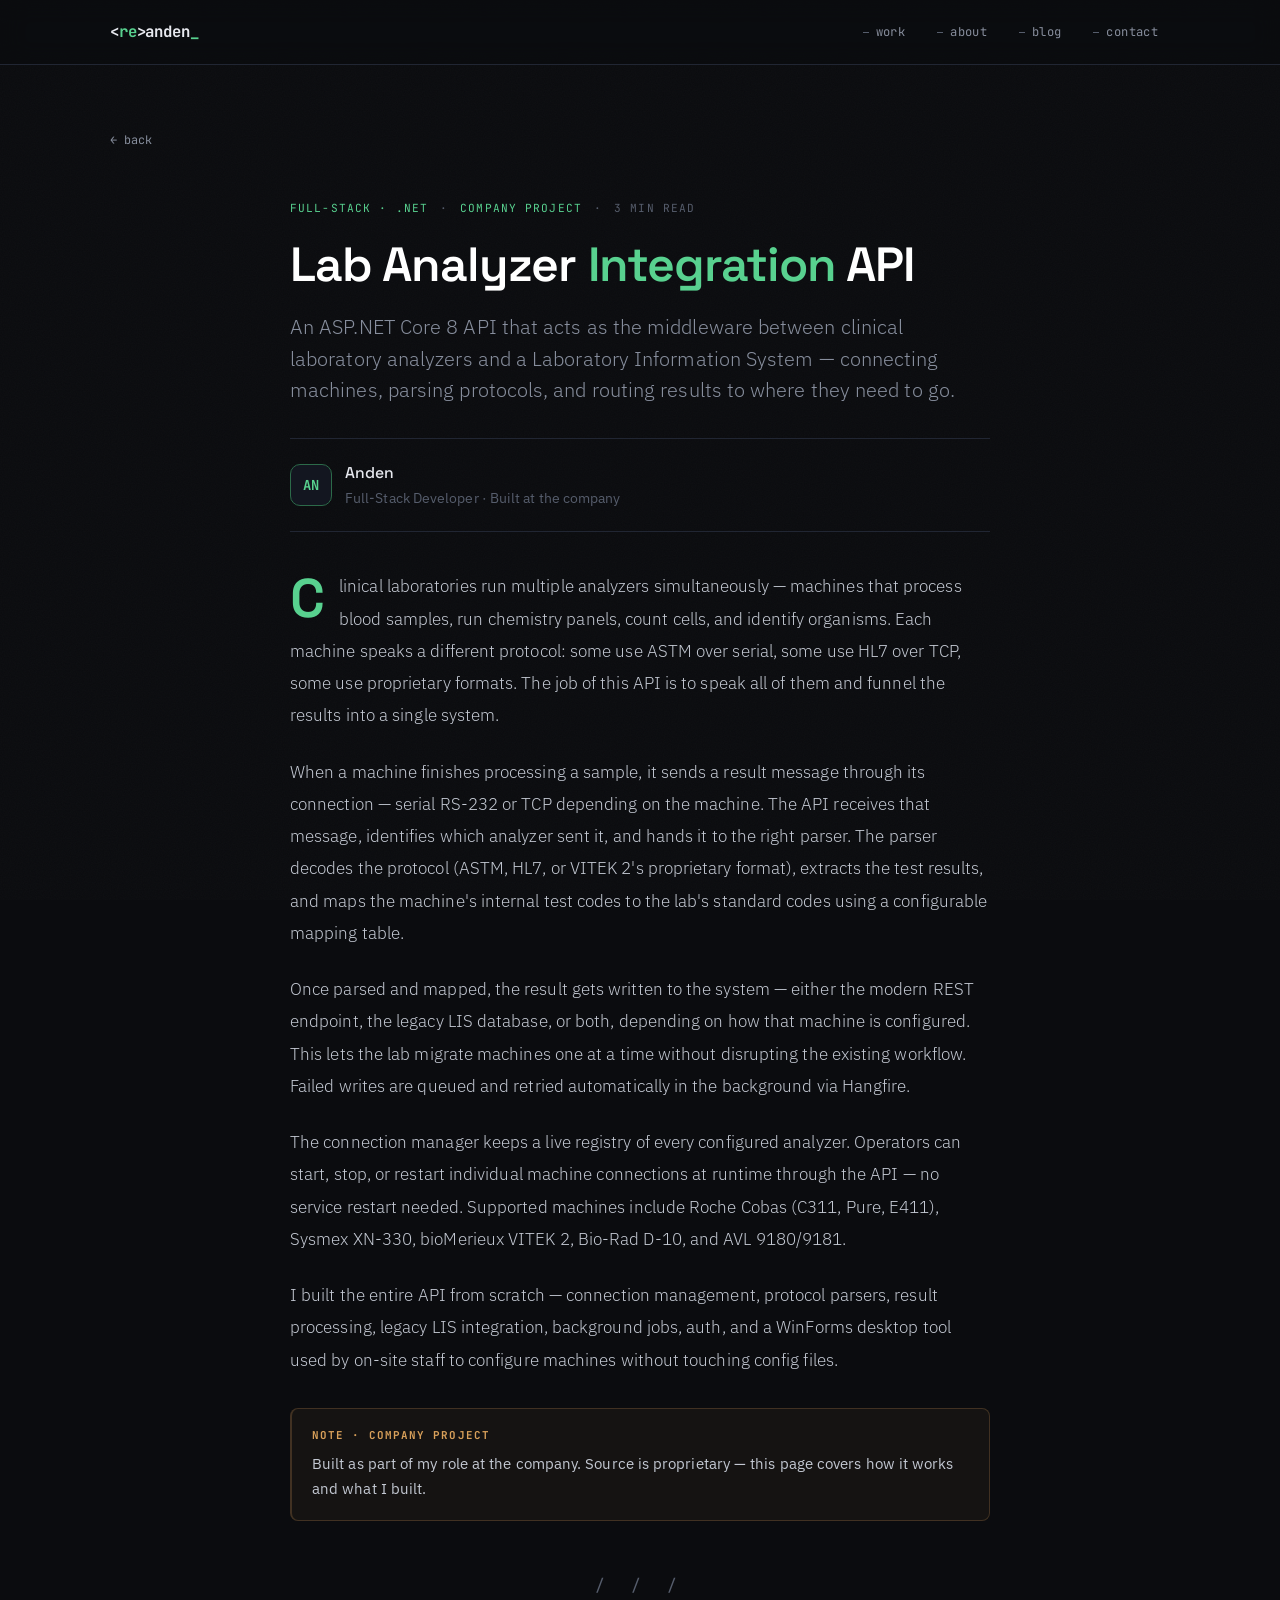
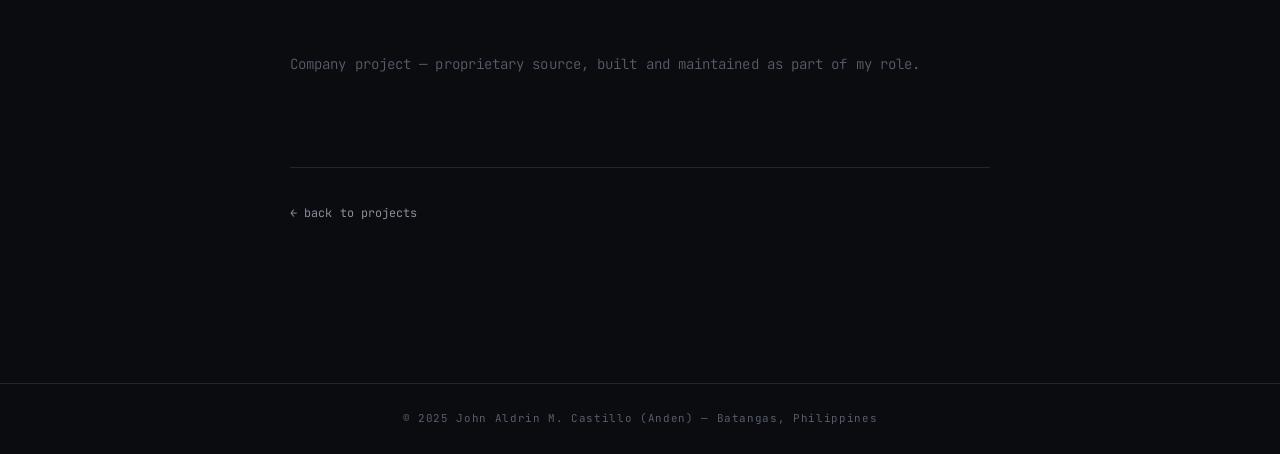
<file: blog/machine-interface.html>
<!DOCTYPE html>
<html lang="en">
<head>
<meta charset="UTF-8">
<meta name="viewport" content="width=device-width, initial-scale=1.0">
<title>Lab Analyzer Integration API — Anden</title>
<meta name="description" content="An ASP.NET Core 8 API that bridges clinical laboratory analyzers to a LIS database — supporting ASTM, HL7, and proprietary protocols across machines from Roche, Sysmex, VITEK 2, and more.">
<meta property="og:type" content="article">
<meta property="og:title" content="Lab Analyzer Integration API — Anden">
<meta property="og:description" content="An ASP.NET Core 8 API that bridges clinical laboratory analyzers to a LIS database — supporting ASTM, HL7, and proprietary protocols across machines from Roche, Sysmex, VITEK 2, and more.">
<meta property="og:url" content="https://johnaldrin.dev/blog/machine-interface.html">
<meta property="og:site_name" content="Anden">
<meta name="twitter:card" content="summary">
<meta name="twitter:title" content="Lab Analyzer Integration API — Anden">
<meta name="twitter:description" content="An ASP.NET Core 8 API that bridges clinical laboratory analyzers to a LIS database — supporting ASTM, HL7, and proprietary protocols.">
<link rel="canonical" href="https://johnaldrin.dev/blog/machine-interface.html">
<link rel="preconnect" href="https://fonts.googleapis.com">
<link rel="preconnect" href="https://fonts.gstatic.com" crossorigin>
<link href="https://fonts.googleapis.com/css2?family=IBM+Plex+Sans:wght@300;400;500;600&family=JetBrains+Mono:wght@400;500;600;700&family=Space+Grotesk:wght@400;500;600;700&display=swap" rel="stylesheet">
<link rel="stylesheet" href="../style.css">
</head>
<body>

<div class="progress" id="progress"></div>

<nav>
  <div class="nav-inner">
    <a class="logo" href="../index.html">&lt;<span class="br">re</span>&gt;anden<span class="cur">_</span></a>
    <div class="nav-links">
      <a href="../index.html#work">work</a>
      <a href="../index.html#about">about</a>
      <a href="../index.html#blog">blog</a>
      <a href="../index.html#contact">contact</a>
    </div>
    <button class="nav-toggle" aria-label="Toggle menu" aria-expanded="false" aria-controls="nav-links">
      <span></span><span></span>
    </button>
  </div>
</nav>

<main style="position:relative;z-index:1;padding:60px 0 120px">
  <div class="wrap">
    <a class="back-link" href="../index.html#work">← back</a>

    <article class="article">
      <div class="post-meta">
        <span>Full-Stack · .NET</span><span class="dot">·</span>
        <span>Company Project</span><span class="dot">·</span>
        <span class="read">3 min read</span>
      </div>
      <h1>Lab Analyzer <em>Integration</em> API</h1>
      <p class="dek">An ASP.NET Core 8 API that acts as the middleware between clinical laboratory analyzers and a Laboratory Information System — connecting machines, parsing protocols, and routing results to where they need to go.</p>
      <div class="byline">
        <div class="avatar">AN</div>
        <div>
          <div class="who">Anden</div>
          <div class="role">Full-Stack Developer · Built at the company</div>
        </div>
      </div>

      <div class="abody">
        <p>Clinical laboratories run multiple analyzers simultaneously — machines that process blood samples, run chemistry panels, count cells, and identify organisms. Each machine speaks a different protocol: some use ASTM over serial, some use HL7 over TCP, some use proprietary formats. The job of this API is to speak all of them and funnel the results into a single system.</p>

        <p>When a machine finishes processing a sample, it sends a result message through its connection — serial RS-232 or TCP depending on the machine. The API receives that message, identifies which analyzer sent it, and hands it to the right parser. The parser decodes the protocol (ASTM, HL7, or VITEK 2's proprietary format), extracts the test results, and maps the machine's internal test codes to the lab's standard codes using a configurable mapping table.</p>

        <p>Once parsed and mapped, the result gets written to the system — either the modern REST endpoint, the legacy LIS database, or both, depending on how that machine is configured. This lets the lab migrate machines one at a time without disrupting the existing workflow. Failed writes are queued and retried automatically in the background via Hangfire.</p>

        <p>The connection manager keeps a live registry of every configured analyzer. Operators can start, stop, or restart individual machine connections at runtime through the API — no service restart needed. Supported machines include Roche Cobas (C311, Pure, E411), Sysmex XN-330, bioMerieux VITEK 2, Bio-Rad D-10, and AVL 9180/9181.</p>

        <p>I built the entire API from scratch — connection management, protocol parsers, result processing, legacy LIS integration, background jobs, auth, and a WinForms desktop tool used by on-site staff to configure machines without touching config files.</p>

        <div class="note">
          <div>
            <b>Note · Company Project</b>
            Built as part of my role at the company. Source is proprietary — this page covers how it works and what I built.
          </div>
        </div>

        <div class="divider">/ / /</div>

        <p style="font-size:.88rem;color:var(--faint);font-family:var(--mono)">Company project — proprietary source, built and maintained as part of my role.</p>
      </div>

      <div class="post-footer">
        <a class="back-link" href="../index.html#work">← back to projects</a>
      </div>
    </article>
  </div>
</main>

<footer>© 2025 John Aldrin M. Castillo (Anden) — Batangas, Philippines</footer>

<script src="../main.js"></script>

</body>
</html>
</file>
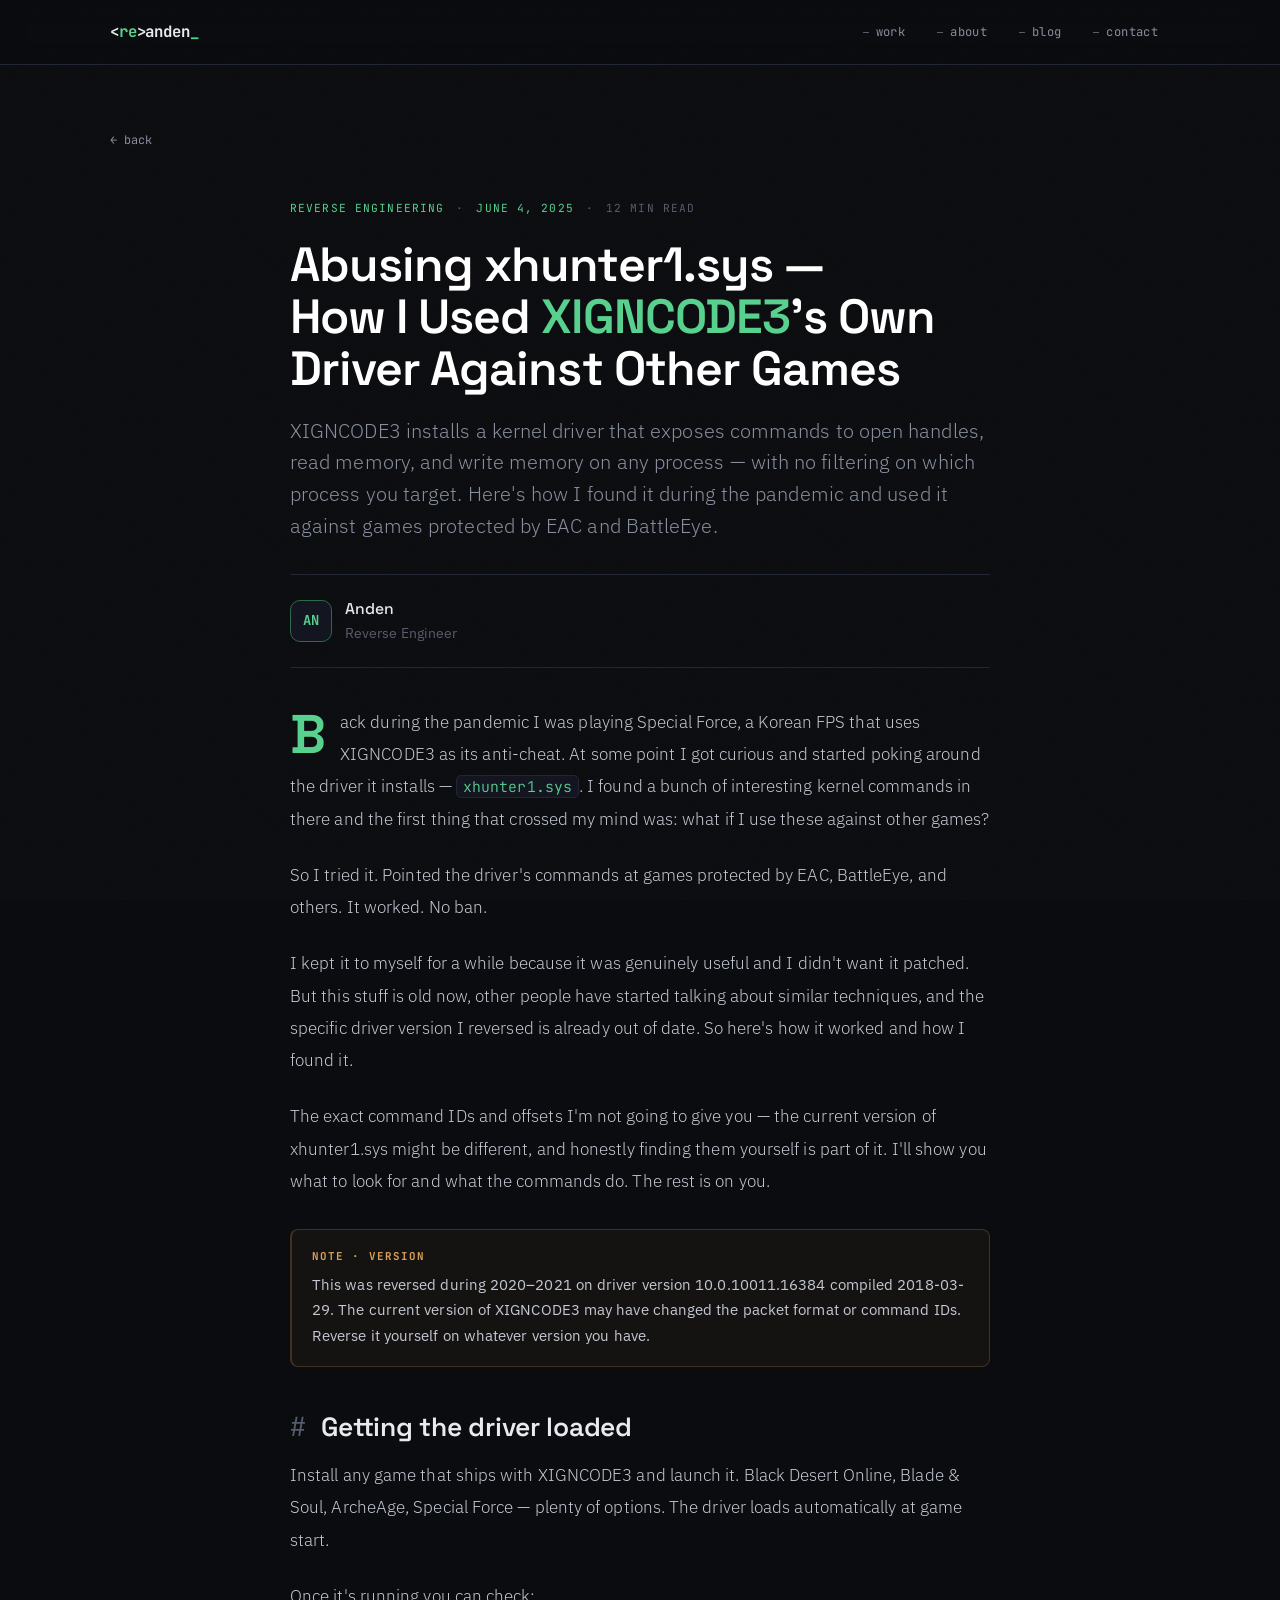
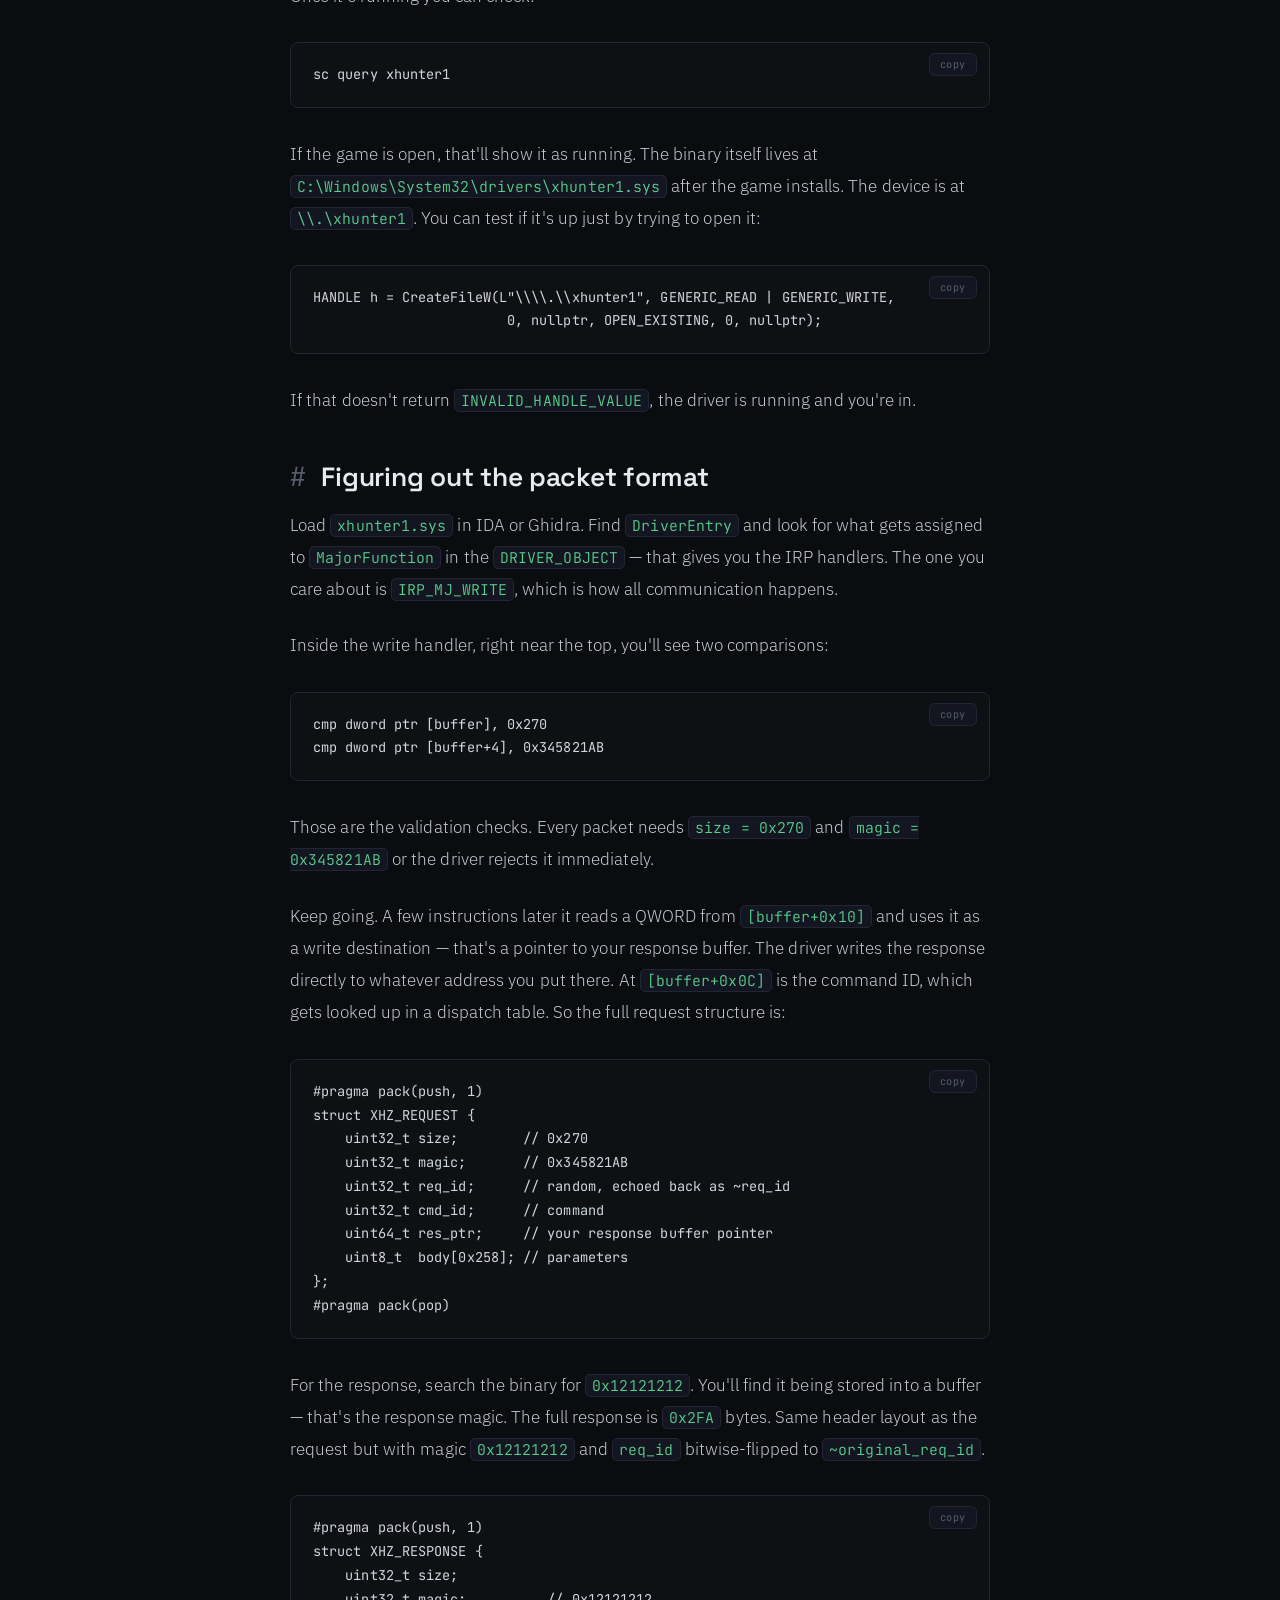
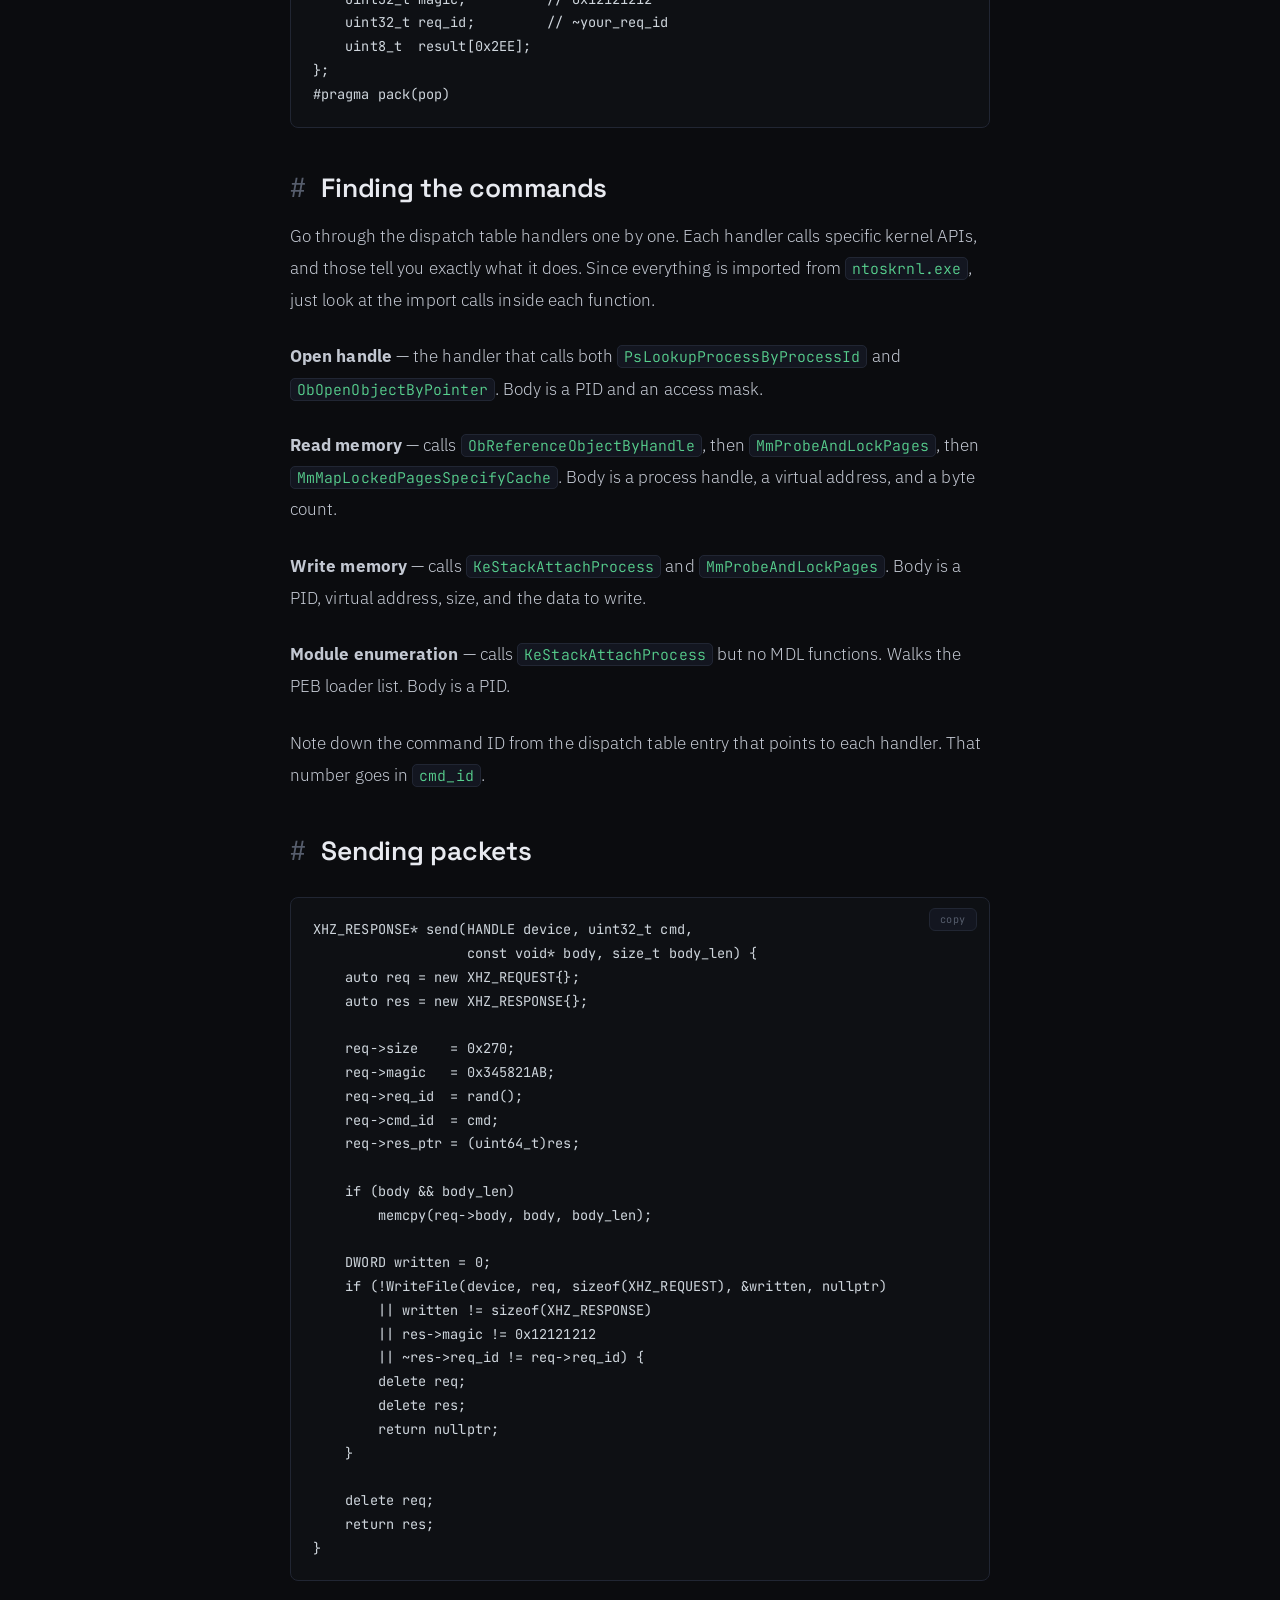
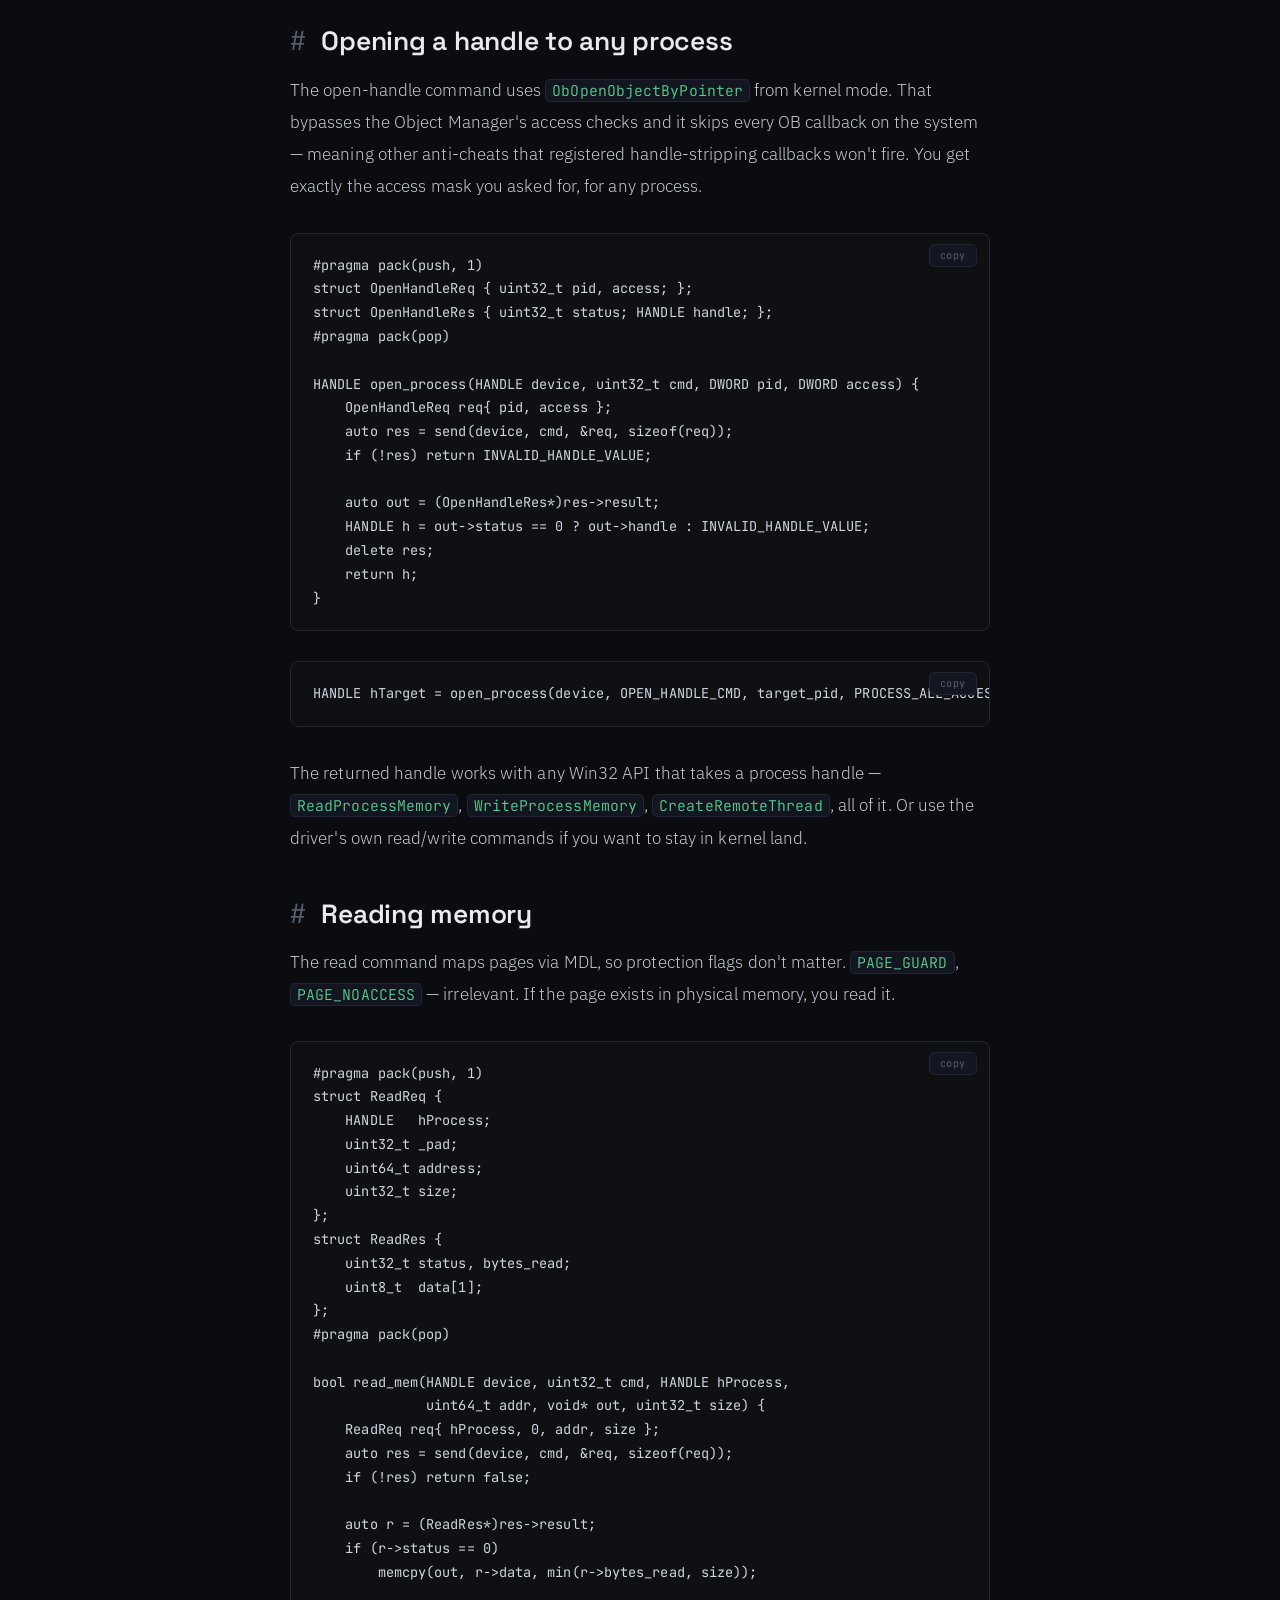
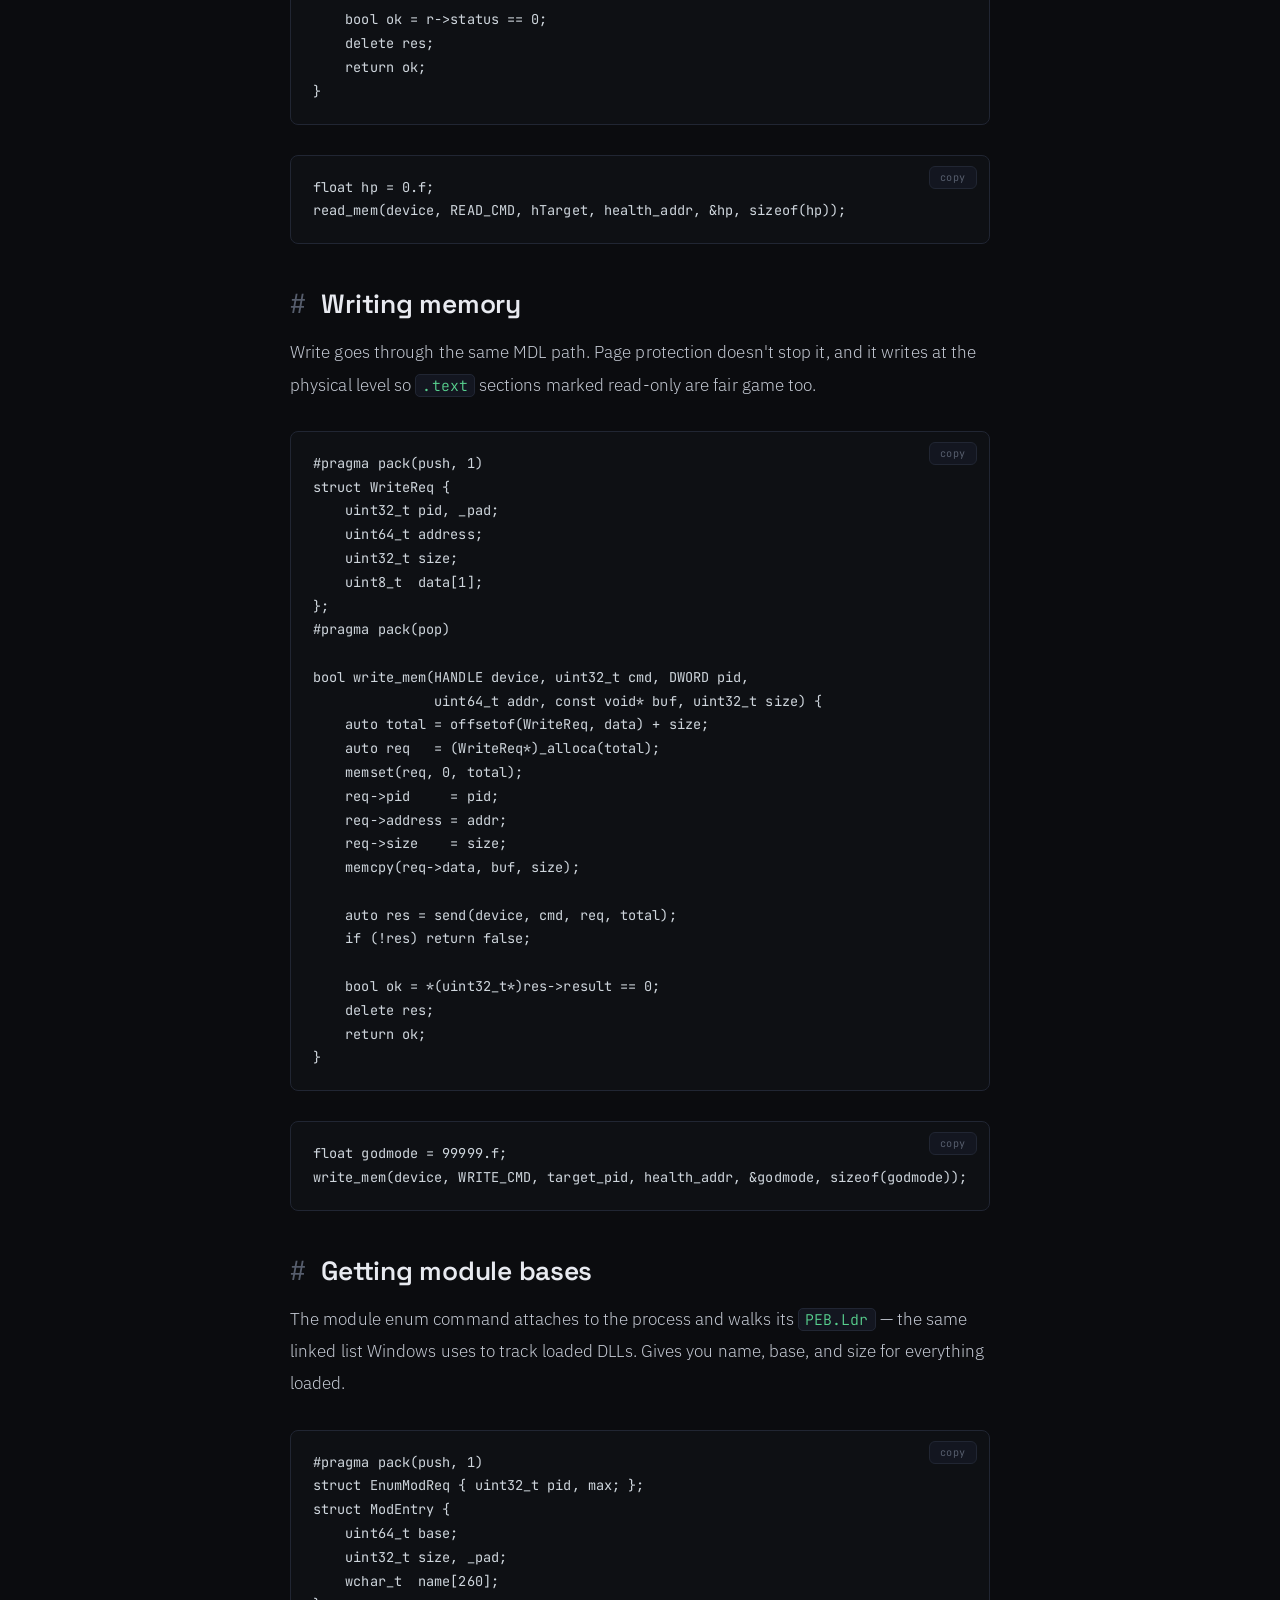
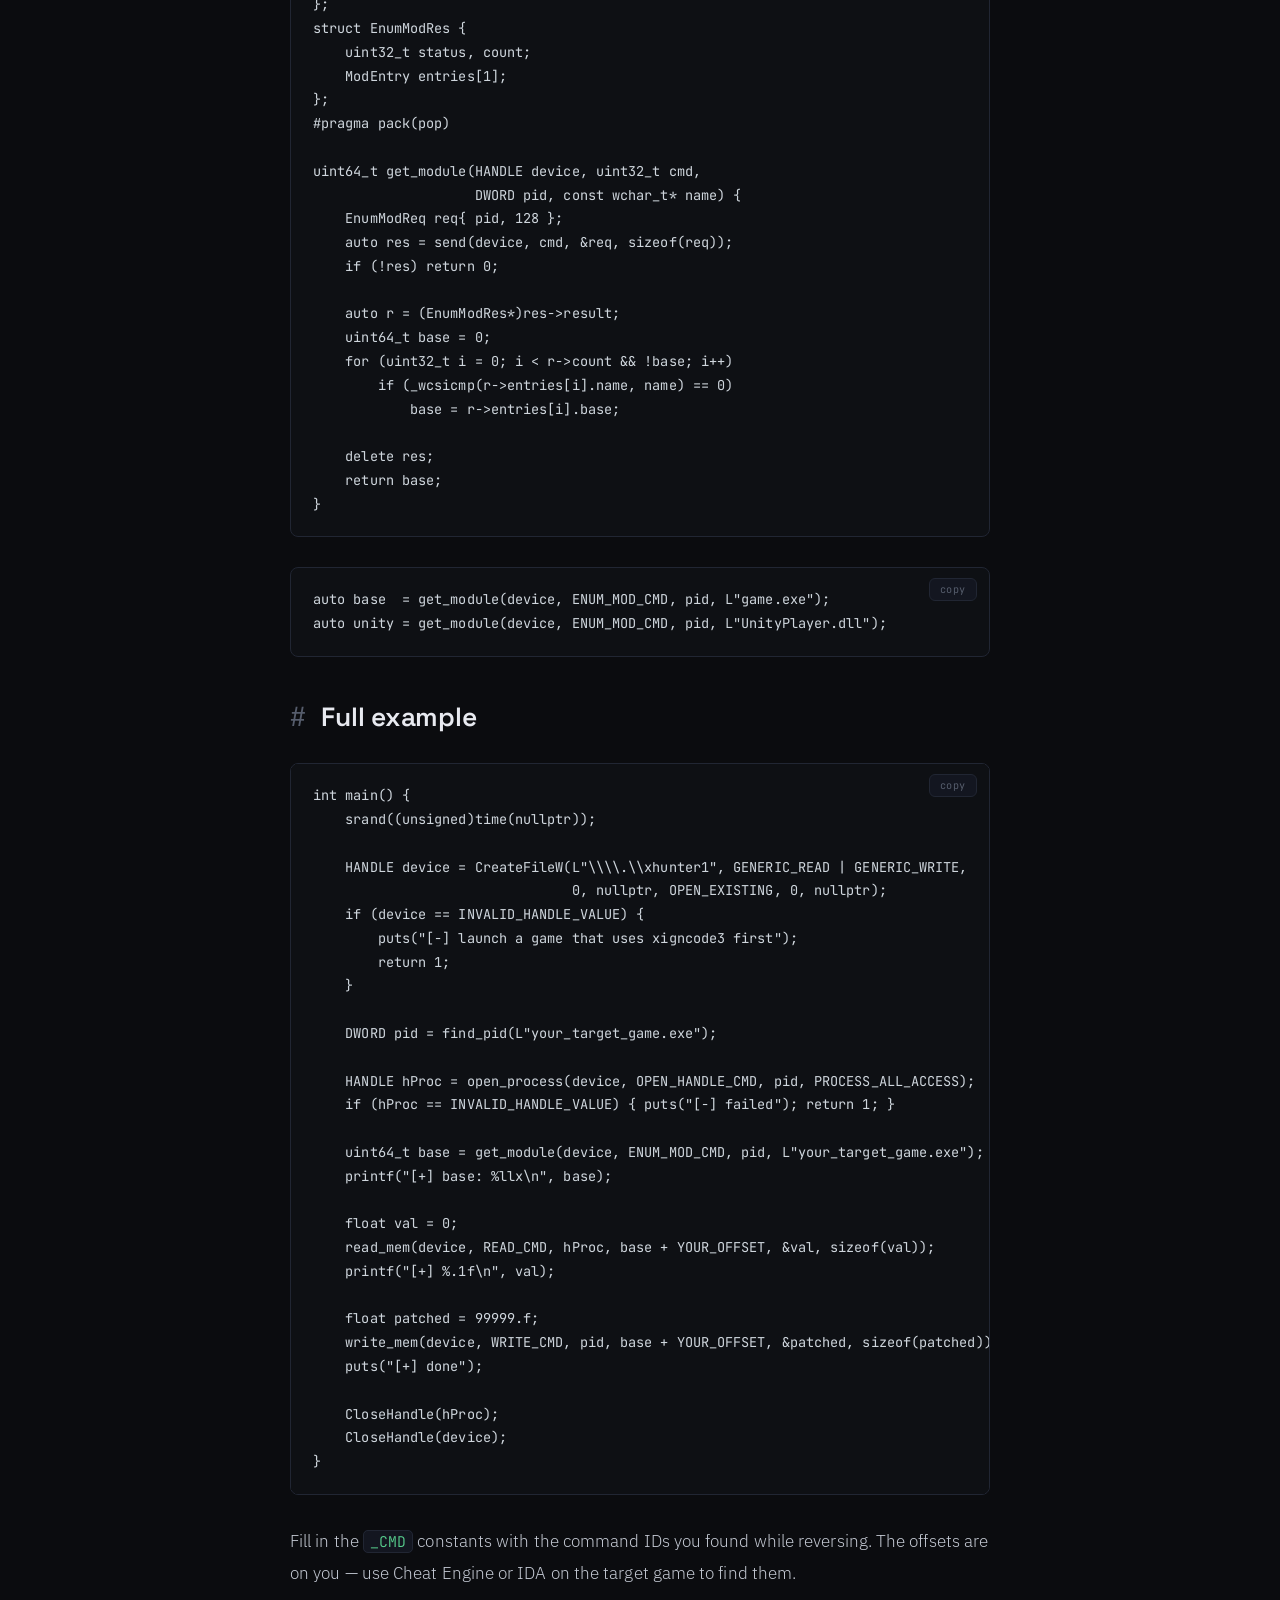
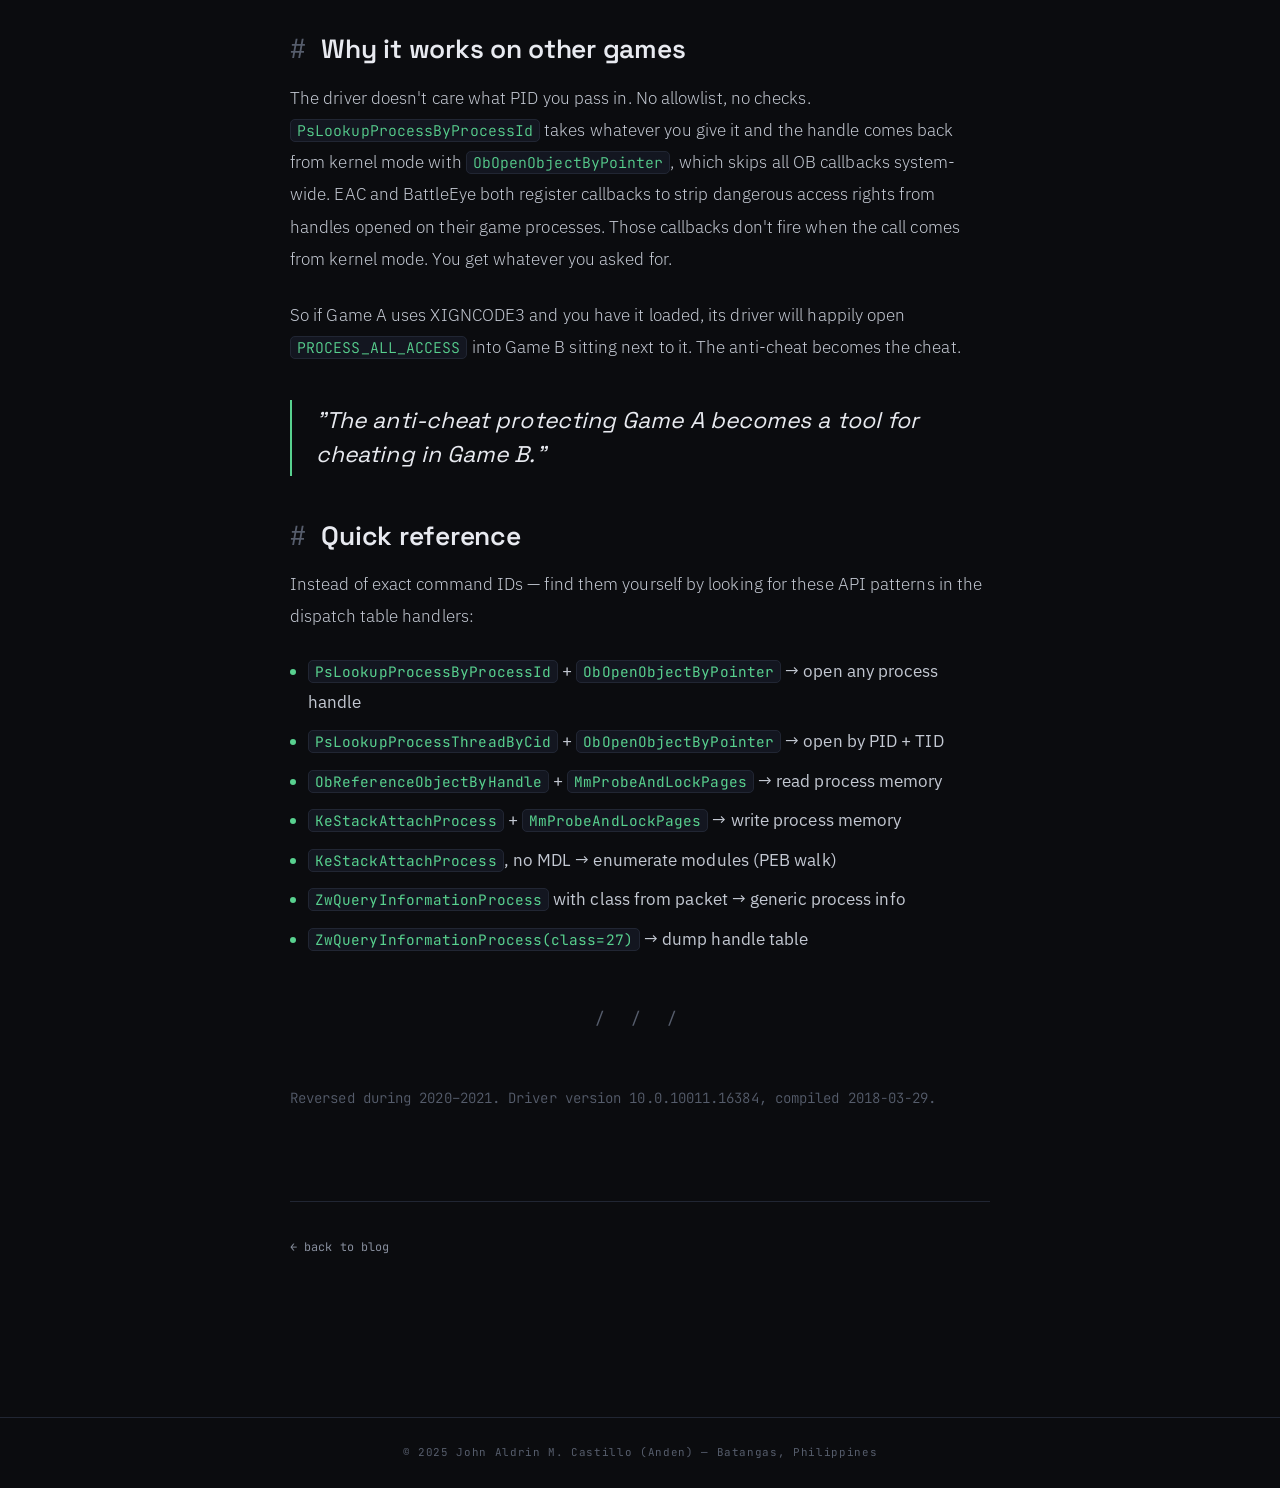
<file: blog/xhunter1.html>
<!DOCTYPE html>
<html lang="en">
<head>
<meta charset="UTF-8">
<meta name="viewport" content="width=device-width, initial-scale=1.0">
<title>Abusing xhunter1.sys — Anden</title>
<meta name="description" content="XIGNCODE3 installs a kernel driver that exposes commands to open handles, read memory, and write memory on any process with no filtering. Here's how I found it during the pandemic and used it against EAC and BattleEye.">
<meta property="og:type" content="article">
<meta property="og:title" content="Abusing xhunter1.sys — How I Used XIGNCODE3's Own Driver Against Other Games">
<meta property="og:description" content="XIGNCODE3 installs a kernel driver that exposes commands to open handles, read memory, and write memory on any process with no filtering. Here's how I found it during the pandemic and used it against EAC and BattleEye.">
<meta property="og:url" content="https://johnaldrin.dev/blog/xhunter1.html">
<meta property="og:site_name" content="Anden">
<meta name="twitter:card" content="summary">
<meta name="twitter:title" content="Abusing xhunter1.sys — How I Used XIGNCODE3's Own Driver Against Other Games">
<meta name="twitter:description" content="XIGNCODE3 installs a kernel driver that exposes commands to open handles, read memory, and write memory on any process with no filtering. Here's how I found it and used it against EAC and BattleEye.">
<link rel="canonical" href="https://johnaldrin.dev/blog/xhunter1.html">
<link rel="preconnect" href="https://fonts.googleapis.com">
<link rel="preconnect" href="https://fonts.gstatic.com" crossorigin>
<link href="https://fonts.googleapis.com/css2?family=IBM+Plex+Sans:wght@300;400;500;600&family=JetBrains+Mono:wght@400;500;600;700&family=Space+Grotesk:wght@400;500;600;700&display=swap" rel="stylesheet">
<link rel="stylesheet" href="../style.css">
</head>
<body>

<div class="progress" id="progress"></div>

<nav>
  <div class="nav-inner">
    <a class="logo" href="../index.html">&lt;<span class="br">re</span>&gt;anden<span class="cur">_</span></a>
    <div class="nav-links">
      <a href="../index.html#work">work</a>
      <a href="../index.html#about">about</a>
      <a href="../index.html#blog">blog</a>
      <a href="../index.html#contact">contact</a>
    </div>
    <button class="nav-toggle" aria-label="Toggle menu" aria-expanded="false" aria-controls="nav-links">
      <span></span><span></span>
    </button>
  </div>
</nav>

<main style="position:relative;z-index:1;padding:60px 0 120px">
  <div class="wrap">
    <a class="back-link" href="../index.html">← back</a>

    <article class="article">
      <div class="post-meta">
        <span>Reverse Engineering</span><span class="dot">·</span>
        <span>June 4, 2025</span><span class="dot">·</span>
        <span class="read">12 min read</span>
      </div>
      <h1>Abusing xhunter1.sys —<br>How I Used <em>XIGNCODE3</em>'s Own Driver Against Other Games</h1>
      <p class="dek">XIGNCODE3 installs a kernel driver that exposes commands to open handles, read memory, and write memory on any process — with no filtering on which process you target. Here's how I found it during the pandemic and used it against games protected by EAC and BattleEye.</p>
      <div class="byline">
        <div class="avatar">AN</div>
        <div>
          <div class="who">Anden</div>
          <div class="role">Reverse Engineer</div>
        </div>
      </div>

      <div class="abody">
        <p>Back during the pandemic I was playing Special Force, a Korean FPS that uses XIGNCODE3 as its anti-cheat. At some point I got curious and started poking around the driver it installs — <code>xhunter1.sys</code>. I found a bunch of interesting kernel commands in there and the first thing that crossed my mind was: what if I use these against other games?</p>

        <p>So I tried it. Pointed the driver's commands at games protected by EAC, BattleEye, and others. It worked. No ban.</p>

        <p>I kept it to myself for a while because it was genuinely useful and I didn't want it patched. But this stuff is old now, other people have started talking about similar techniques, and the specific driver version I reversed is already out of date. So here's how it worked and how I found it.</p>

        <p>The exact command IDs and offsets I'm not going to give you — the current version of xhunter1.sys might be different, and honestly finding them yourself is part of it. I'll show you what to look for and what the commands do. The rest is on you.</p>

        <div class="note">
          <div>
            <b>Note · Version</b>
            This was reversed during 2020–2021 on driver version 10.0.10011.16384 compiled 2018-03-29. The current version of XIGNCODE3 may have changed the packet format or command IDs. Reverse it yourself on whatever version you have.
          </div>
        </div>

        <h2 id="loading">Getting the driver loaded</h2>
        <p>Install any game that ships with XIGNCODE3 and launch it. Black Desert Online, Blade &amp; Soul, ArcheAge, Special Force — plenty of options. The driver loads automatically at game start.</p>

        <p>Once it's running you can check:</p>

<pre>sc query xhunter1</pre>

        <p>If the game is open, that'll show it as running. The binary itself lives at <code>C:\Windows\System32\drivers\xhunter1.sys</code> after the game installs. The device is at <code>\\.\xhunter1</code>. You can test if it's up just by trying to open it:</p>

<pre>HANDLE h = CreateFileW(L"\\\\.\\xhunter1", GENERIC_READ | GENERIC_WRITE,
                        0, nullptr, OPEN_EXISTING, 0, nullptr);</pre>

        <p>If that doesn't return <code>INVALID_HANDLE_VALUE</code>, the driver is running and you're in.</p>

        <h2 id="packet-format">Figuring out the packet format</h2>
        <p>Load <code>xhunter1.sys</code> in IDA or Ghidra. Find <code>DriverEntry</code> and look for what gets assigned to <code>MajorFunction</code> in the <code>DRIVER_OBJECT</code> — that gives you the IRP handlers. The one you care about is <code>IRP_MJ_WRITE</code>, which is how all communication happens.</p>

        <p>Inside the write handler, right near the top, you'll see two comparisons:</p>

<pre>cmp dword ptr [buffer], 0x270
cmp dword ptr [buffer+4], 0x345821AB</pre>

        <p>Those are the validation checks. Every packet needs <code>size = 0x270</code> and <code>magic = 0x345821AB</code> or the driver rejects it immediately.</p>

        <p>Keep going. A few instructions later it reads a QWORD from <code>[buffer+0x10]</code> and uses it as a write destination — that's a pointer to your response buffer. The driver writes the response directly to whatever address you put there. At <code>[buffer+0x0C]</code> is the command ID, which gets looked up in a dispatch table. So the full request structure is:</p>

<pre>#pragma pack(push, 1)
struct XHZ_REQUEST {
    uint32_t size;        // 0x270
    uint32_t magic;       // 0x345821AB
    uint32_t req_id;      // random, echoed back as ~req_id
    uint32_t cmd_id;      // command
    uint64_t res_ptr;     // your response buffer pointer
    uint8_t  body[0x258]; // parameters
};
#pragma pack(pop)</pre>

        <p>For the response, search the binary for <code>0x12121212</code>. You'll find it being stored into a buffer — that's the response magic. The full response is <code>0x2FA</code> bytes. Same header layout as the request but with magic <code>0x12121212</code> and <code>req_id</code> bitwise-flipped to <code>~original_req_id</code>.</p>

<pre>#pragma pack(push, 1)
struct XHZ_RESPONSE {
    uint32_t size;
    uint32_t magic;          // 0x12121212
    uint32_t req_id;         // ~your_req_id
    uint8_t  result[0x2EE];
};
#pragma pack(pop)</pre>

        <h2 id="commands">Finding the commands</h2>
        <p>Go through the dispatch table handlers one by one. Each handler calls specific kernel APIs, and those tell you exactly what it does. Since everything is imported from <code>ntoskrnl.exe</code>, just look at the import calls inside each function.</p>

        <p><b>Open handle</b> — the handler that calls both <code>PsLookupProcessByProcessId</code> and <code>ObOpenObjectByPointer</code>. Body is a PID and an access mask.</p>

        <p><b>Read memory</b> — calls <code>ObReferenceObjectByHandle</code>, then <code>MmProbeAndLockPages</code>, then <code>MmMapLockedPagesSpecifyCache</code>. Body is a process handle, a virtual address, and a byte count.</p>

        <p><b>Write memory</b> — calls <code>KeStackAttachProcess</code> and <code>MmProbeAndLockPages</code>. Body is a PID, virtual address, size, and the data to write.</p>

        <p><b>Module enumeration</b> — calls <code>KeStackAttachProcess</code> but no MDL functions. Walks the PEB loader list. Body is a PID.</p>

        <p>Note down the command ID from the dispatch table entry that points to each handler. That number goes in <code>cmd_id</code>.</p>

        <h2 id="sending">Sending packets</h2>

<pre>XHZ_RESPONSE* send(HANDLE device, uint32_t cmd,
                   const void* body, size_t body_len) {
    auto req = new XHZ_REQUEST{};
    auto res = new XHZ_RESPONSE{};

    req-&gt;size    = 0x270;
    req-&gt;magic   = 0x345821AB;
    req-&gt;req_id  = rand();
    req-&gt;cmd_id  = cmd;
    req-&gt;res_ptr = (uint64_t)res;

    if (body &amp;&amp; body_len)
        memcpy(req-&gt;body, body, body_len);

    DWORD written = 0;
    if (!WriteFile(device, req, sizeof(XHZ_REQUEST), &amp;written, nullptr)
        || written != sizeof(XHZ_RESPONSE)
        || res-&gt;magic != 0x12121212
        || ~res-&gt;req_id != req-&gt;req_id) {
        delete req;
        delete res;
        return nullptr;
    }

    delete req;
    return res;
}</pre>

        <h2 id="open-handle">Opening a handle to any process</h2>
        <p>The open-handle command uses <code>ObOpenObjectByPointer</code> from kernel mode. That bypasses the Object Manager's access checks and it skips every OB callback on the system — meaning other anti-cheats that registered handle-stripping callbacks won't fire. You get exactly the access mask you asked for, for any process.</p>

<pre>#pragma pack(push, 1)
struct OpenHandleReq { uint32_t pid, access; };
struct OpenHandleRes { uint32_t status; HANDLE handle; };
#pragma pack(pop)

HANDLE open_process(HANDLE device, uint32_t cmd, DWORD pid, DWORD access) {
    OpenHandleReq req{ pid, access };
    auto res = send(device, cmd, &amp;req, sizeof(req));
    if (!res) return INVALID_HANDLE_VALUE;

    auto out = (OpenHandleRes*)res-&gt;result;
    HANDLE h = out-&gt;status == 0 ? out-&gt;handle : INVALID_HANDLE_VALUE;
    delete res;
    return h;
}</pre>

<pre>HANDLE hTarget = open_process(device, OPEN_HANDLE_CMD, target_pid, PROCESS_ALL_ACCESS);</pre>

        <p>The returned handle works with any Win32 API that takes a process handle — <code>ReadProcessMemory</code>, <code>WriteProcessMemory</code>, <code>CreateRemoteThread</code>, all of it. Or use the driver's own read/write commands if you want to stay in kernel land.</p>

        <h2 id="read-mem">Reading memory</h2>
        <p>The read command maps pages via MDL, so protection flags don't matter. <code>PAGE_GUARD</code>, <code>PAGE_NOACCESS</code> — irrelevant. If the page exists in physical memory, you read it.</p>

<pre>#pragma pack(push, 1)
struct ReadReq {
    HANDLE   hProcess;
    uint32_t _pad;
    uint64_t address;
    uint32_t size;
};
struct ReadRes {
    uint32_t status, bytes_read;
    uint8_t  data[1];
};
#pragma pack(pop)

bool read_mem(HANDLE device, uint32_t cmd, HANDLE hProcess,
              uint64_t addr, void* out, uint32_t size) {
    ReadReq req{ hProcess, 0, addr, size };
    auto res = send(device, cmd, &amp;req, sizeof(req));
    if (!res) return false;

    auto r = (ReadRes*)res-&gt;result;
    if (r-&gt;status == 0)
        memcpy(out, r-&gt;data, min(r-&gt;bytes_read, size));

    bool ok = r-&gt;status == 0;
    delete res;
    return ok;
}</pre>

<pre>float hp = 0.f;
read_mem(device, READ_CMD, hTarget, health_addr, &amp;hp, sizeof(hp));</pre>

        <h2 id="write-mem">Writing memory</h2>
        <p>Write goes through the same MDL path. Page protection doesn't stop it, and it writes at the physical level so <code>.text</code> sections marked read-only are fair game too.</p>

<pre>#pragma pack(push, 1)
struct WriteReq {
    uint32_t pid, _pad;
    uint64_t address;
    uint32_t size;
    uint8_t  data[1];
};
#pragma pack(pop)

bool write_mem(HANDLE device, uint32_t cmd, DWORD pid,
               uint64_t addr, const void* buf, uint32_t size) {
    auto total = offsetof(WriteReq, data) + size;
    auto req   = (WriteReq*)_alloca(total);
    memset(req, 0, total);
    req-&gt;pid     = pid;
    req-&gt;address = addr;
    req-&gt;size    = size;
    memcpy(req-&gt;data, buf, size);

    auto res = send(device, cmd, req, total);
    if (!res) return false;

    bool ok = *(uint32_t*)res-&gt;result == 0;
    delete res;
    return ok;
}</pre>

<pre>float godmode = 99999.f;
write_mem(device, WRITE_CMD, target_pid, health_addr, &amp;godmode, sizeof(godmode));</pre>

        <h2 id="modules">Getting module bases</h2>
        <p>The module enum command attaches to the process and walks its <code>PEB.Ldr</code> — the same linked list Windows uses to track loaded DLLs. Gives you name, base, and size for everything loaded.</p>

<pre>#pragma pack(push, 1)
struct EnumModReq { uint32_t pid, max; };
struct ModEntry {
    uint64_t base;
    uint32_t size, _pad;
    wchar_t  name[260];
};
struct EnumModRes {
    uint32_t status, count;
    ModEntry entries[1];
};
#pragma pack(pop)

uint64_t get_module(HANDLE device, uint32_t cmd,
                    DWORD pid, const wchar_t* name) {
    EnumModReq req{ pid, 128 };
    auto res = send(device, cmd, &amp;req, sizeof(req));
    if (!res) return 0;

    auto r = (EnumModRes*)res-&gt;result;
    uint64_t base = 0;
    for (uint32_t i = 0; i &lt; r-&gt;count &amp;&amp; !base; i++)
        if (_wcsicmp(r-&gt;entries[i].name, name) == 0)
            base = r-&gt;entries[i].base;

    delete res;
    return base;
}</pre>

<pre>auto base  = get_module(device, ENUM_MOD_CMD, pid, L"game.exe");
auto unity = get_module(device, ENUM_MOD_CMD, pid, L"UnityPlayer.dll");</pre>

        <h2 id="full-example">Full example</h2>

<pre>int main() {
    srand((unsigned)time(nullptr));

    HANDLE device = CreateFileW(L"\\\\.\\xhunter1", GENERIC_READ | GENERIC_WRITE,
                                0, nullptr, OPEN_EXISTING, 0, nullptr);
    if (device == INVALID_HANDLE_VALUE) {
        puts("[-] launch a game that uses xigncode3 first");
        return 1;
    }

    DWORD pid = find_pid(L"your_target_game.exe");

    HANDLE hProc = open_process(device, OPEN_HANDLE_CMD, pid, PROCESS_ALL_ACCESS);
    if (hProc == INVALID_HANDLE_VALUE) { puts("[-] failed"); return 1; }

    uint64_t base = get_module(device, ENUM_MOD_CMD, pid, L"your_target_game.exe");
    printf("[+] base: %llx\n", base);

    float val = 0;
    read_mem(device, READ_CMD, hProc, base + YOUR_OFFSET, &amp;val, sizeof(val));
    printf("[+] %.1f\n", val);

    float patched = 99999.f;
    write_mem(device, WRITE_CMD, pid, base + YOUR_OFFSET, &amp;patched, sizeof(patched));
    puts("[+] done");

    CloseHandle(hProc);
    CloseHandle(device);
}</pre>

        <p>Fill in the <code>_CMD</code> constants with the command IDs you found while reversing. The offsets are on you — use Cheat Engine or IDA on the target game to find them.</p>

        <h2 id="why-it-works">Why it works on other games</h2>
        <p>The driver doesn't care what PID you pass in. No allowlist, no checks. <code>PsLookupProcessByProcessId</code> takes whatever you give it and the handle comes back from kernel mode with <code>ObOpenObjectByPointer</code>, which skips all OB callbacks system-wide. EAC and BattleEye both register callbacks to strip dangerous access rights from handles opened on their game processes. Those callbacks don't fire when the call comes from kernel mode. You get whatever you asked for.</p>

        <p>So if Game A uses XIGNCODE3 and you have it loaded, its driver will happily open <code>PROCESS_ALL_ACCESS</code> into Game B sitting next to it. The anti-cheat becomes the cheat.</p>

        <blockquote>"The anti-cheat protecting Game A becomes a tool for cheating in Game B."</blockquote>

        <h2 id="quick-ref">Quick reference</h2>
        <p>Instead of exact command IDs — find them yourself by looking for these API patterns in the dispatch table handlers:</p>

        <ul>
          <li><code>PsLookupProcessByProcessId</code> + <code>ObOpenObjectByPointer</code> → open any process handle</li>
          <li><code>PsLookupProcessThreadByCid</code> + <code>ObOpenObjectByPointer</code> → open by PID + TID</li>
          <li><code>ObReferenceObjectByHandle</code> + <code>MmProbeAndLockPages</code> → read process memory</li>
          <li><code>KeStackAttachProcess</code> + <code>MmProbeAndLockPages</code> → write process memory</li>
          <li><code>KeStackAttachProcess</code>, no MDL → enumerate modules (PEB walk)</li>
          <li><code>ZwQueryInformationProcess</code> with class from packet → generic process info</li>
          <li><code>ZwQueryInformationProcess(class=27)</code> → dump handle table</li>
        </ul>

        <div class="divider">/ / /</div>

        <p style="font-size:.88rem;color:var(--faint);font-family:var(--mono)">Reversed during 2020–2021. Driver version 10.0.10011.16384, compiled 2018-03-29.</p>
      </div>
      <div class="post-footer">
        <a class="back-link" href="../index.html#blog">← back to blog</a>
      </div>
    </article>
  </div>
</main>

<footer>© 2025 John Aldrin M. Castillo (Anden) — Batangas, Philippines</footer>

<script src="../main.js"></script>

</body>
</html>
</file>
<file: style.css>
:root{
  color-scheme: dark;

  --bg:        #0b0c0f;
  --bg-2:      #0e1014;
  --panel:     #131620;
  --panel-2:   #171b26;
  --line:      #212633;
  --line-2:    #2c3242;

  --ink:       #e8eaf0;
  --ink-soft:  #c3c8d2;
  --muted:     #878e9d;
  --faint:     #565d6c;

  --accent:    #58d18f;
  --accent-dim:#2c6a49;
  --accent-ink:#07130c;
  --amber:     #d8a05a;
  --amber-dim: #6a5330;

  --mono:  "JetBrains Mono", ui-monospace, "SF Mono", Menlo, monospace;
  --disp:  "Space Grotesk", system-ui, sans-serif;
  --body:  "IBM Plex Sans", system-ui, sans-serif;

  --wrap: 1120px;
  --pad: clamp(20px, 5vw, 30px);
  --radius: 14px;
  --radius-sm: 8px;
}

*{margin:0;padding:0;box-sizing:border-box}
html{scroll-behavior:smooth;-webkit-text-size-adjust:100%}
body{
  background:var(--bg);
  color:var(--ink);
  font-family:var(--body);
  font-weight:400;
  line-height:1.65;
  letter-spacing:.005em;
  -webkit-font-smoothing:antialiased;
  text-rendering:optimizeLegibility;
  overflow-x:hidden;
}

body::after{
  content:"";position:fixed;inset:0;z-index:0;pointer-events:none;opacity:.028;
  background-image:url("data:image/svg+xml,%3Csvg xmlns='http://www.w3.org/2000/svg' width='140' height='140'%3E%3Cfilter id='n'%3E%3CfeTurbulence type='fractalNoise' baseFrequency='.85' numOctaves='2' stitchTiles='stitch'/%3E%3C/filter%3E%3Crect width='100%25' height='100%25' filter='url(%23n)'/%3E%3C/svg%3E");
}

::selection{background:rgba(88,209,143,.22);color:#fff}

a{color:inherit}
:focus-visible{outline:2px solid var(--accent);outline-offset:3px;border-radius:3px}

.wrap{position:relative;z-index:1;max-width:var(--wrap);margin:0 auto;padding:0 var(--pad)}

.progress{position:fixed;top:0;left:0;height:2px;width:0;background:var(--accent);z-index:60;transition:width .1s linear}

nav{position:sticky;top:0;z-index:50;background:rgba(11,12,15,.78);backdrop-filter:saturate(140%) blur(12px);border-bottom:1px solid var(--line)}
.nav-inner{display:flex;align-items:center;justify-content:space-between;gap:16px;max-width:var(--wrap);margin:0 auto;padding:15px var(--pad)}
.logo{font-family:var(--mono);font-weight:700;font-size:.98rem;text-decoration:none;color:var(--ink);letter-spacing:-.01em}
.logo .br{color:var(--accent)}
.logo .cur{color:var(--accent);animation:blink 1.3s steps(1) infinite}
@keyframes blink{50%{opacity:0}}

.nav-links{display:flex;gap:8px;font-family:var(--mono);font-size:.76rem;letter-spacing:.03em}
.nav-links a{color:var(--muted);text-decoration:none;padding:7px 12px;border-radius:7px;transition:color .2s,background .2s}
.nav-links a::before{content:"";display:inline-block;width:6px;height:1px;background:var(--faint);vertical-align:middle;margin-right:7px;transition:width .2s,background .2s}
.nav-links a:hover{color:var(--ink);background:var(--panel)}
.nav-links a:hover::before{width:12px;background:var(--accent)}

.nav-toggle{display:none;width:40px;height:36px;border:1px solid var(--line-2);border-radius:9px;background:var(--panel);cursor:pointer;position:relative;flex-shrink:0}
.nav-toggle span{position:absolute;left:9px;right:9px;height:1.6px;background:var(--ink-soft);border-radius:2px;transition:transform .25s,opacity .2s}
.nav-toggle span:nth-child(1){top:12px}
.nav-toggle span:nth-child(2){bottom:12px}
nav.open .nav-toggle span:nth-child(1){transform:translateY(5px) rotate(45deg)}
nav.open .nav-toggle span:nth-child(2){transform:translateY(-5px) rotate(-45deg)}

@media(max-width:680px){
  .nav-toggle{display:block}
  .nav-links{
    position:absolute;top:100%;left:0;right:0;
    flex-direction:column;gap:2px;
    padding:10px var(--pad) 16px;
    background:rgba(11,12,15,.97);backdrop-filter:blur(12px);
    border-bottom:1px solid var(--line);
    transform:translateY(-8px);opacity:0;pointer-events:none;transition:transform .22s,opacity .22s;
  }
  nav.open .nav-links{transform:none;opacity:1;pointer-events:auto}
  .nav-links a{padding:12px 6px;font-size:.9rem;border-bottom:1px solid var(--line)}
  .nav-links a:last-child{border-bottom:0}
}

.hero{padding:clamp(56px,9vw,104px) 0 clamp(48px,7vw,86px)}
.hero-grid{display:grid;grid-template-columns:minmax(0,1.55fr) minmax(270px,.85fr);gap:clamp(34px,5vw,72px);align-items:start}
@media(max-width:900px){.hero-grid{grid-template-columns:1fr;gap:40px}}

.kicker{display:inline-flex;align-items:center;gap:10px;font-family:var(--mono);font-size:.72rem;letter-spacing:.06em;color:var(--muted);text-transform:uppercase;margin-bottom:26px}
.dot-live{width:7px;height:7px;border-radius:50%;background:var(--accent);position:relative;flex-shrink:0}
.dot-live::after{content:"";position:absolute;inset:-4px;border-radius:50%;border:1px solid var(--accent);opacity:.4;animation:ping 2.4s ease-out infinite}
@keyframes ping{0%{transform:scale(.6);opacity:.5}80%,100%{transform:scale(1.5);opacity:0}}

.hero-title{font-family:var(--disp);font-weight:600;font-size:clamp(2.5rem,6.6vw,4.7rem);line-height:1.01;letter-spacing:-.025em;color:#fff}
.hero-title em{font-style:normal;color:var(--accent)}
.hero-title .amp{color:var(--faint);font-weight:400}
.hero-sub{max-width:38ch;margin-top:26px;font-size:clamp(1.02rem,1.6vw,1.16rem);color:var(--ink-soft);line-height:1.72;font-weight:300}
.hero-sub code{font-family:var(--mono);font-size:.86em;color:var(--ink);background:var(--panel);border:1px solid var(--line);padding:1px 6px;border-radius:5px}

.hero-cta{display:flex;flex-wrap:wrap;gap:12px;margin-top:34px}
.btn{font-family:var(--mono);font-size:.8rem;letter-spacing:.02em;text-decoration:none;display:inline-flex;align-items:center;gap:9px;padding:12px 20px;border-radius:10px;border:1px solid var(--line-2);transition:transform .18s,border-color .2s,background .2s,color .2s}
.btn:hover{transform:translateY(-2px)}
.btn.primary{background:var(--accent);color:var(--accent-ink);border-color:var(--accent);font-weight:500}
.btn.primary:hover{background:#69dc9d}
.btn.ghost{background:transparent;color:var(--ink-soft)}
.btn.ghost:hover{border-color:var(--muted);color:var(--ink)}

.hero-spec{border:1px solid var(--line);border-radius:var(--radius);background:var(--bg-2);overflow:hidden}
.spec-head{font-family:var(--mono);font-size:.68rem;letter-spacing:.1em;text-transform:uppercase;color:var(--faint);padding:13px 18px;border-bottom:1px solid var(--line);display:flex;justify-content:space-between}
.spec-head b{color:var(--accent);font-weight:500}
.hero-spec dl{padding:6px 18px}
.hero-spec dl > div{display:flex;justify-content:space-between;align-items:baseline;gap:16px;padding:13px 0;border-bottom:1px solid var(--line)}
.hero-spec dl > div:last-child{border-bottom:0}
.hero-spec dt{font-family:var(--mono);font-size:.66rem;letter-spacing:.08em;text-transform:uppercase;color:var(--faint);flex-shrink:0}
.hero-spec dd{font-size:.92rem;color:var(--ink-soft);text-align:right}
.hero-spec dd b{color:var(--ink);font-weight:500}

.fade{opacity:0;transform:translateY(16px);animation:rise .8s cubic-bezier(.2,.7,.2,1) forwards}
@keyframes rise{to{opacity:1;transform:none}}
.d1{animation-delay:.04s}.d2{animation-delay:.16s}.d3{animation-delay:.28s}

section{padding:clamp(50px,7vw,78px) 0}
.sec-head{display:flex;align-items:center;gap:16px;margin:0 0 clamp(30px,4vw,48px);padding-top:clamp(28px,4vw,40px);border-top:1px solid var(--line)}
.sec-num{font-family:var(--mono);font-size:.74rem;color:var(--accent);letter-spacing:.04em}
.sec-title{font-family:var(--disp);font-weight:600;font-size:clamp(1.5rem,3vw,1.95rem);letter-spacing:-.015em;color:var(--ink)}
.sec-title b{color:var(--faint);font-family:var(--mono);font-size:.62em;font-weight:400;margin-right:6px}

.work{display:grid;grid-template-columns:repeat(2,1fr);gap:14px}
.work > *:last-child:nth-child(odd){grid-column:1 / -1}
@media(max-width:720px){.work{grid-template-columns:1fr}}

.card{position:relative;display:flex;flex-direction:column;background:var(--bg-2);border:1px solid var(--line);border-radius:var(--radius);padding:clamp(24px,3vw,34px);text-decoration:none;overflow:hidden;transition:border-color .25s,background .25s,transform .25s}
.card::before{content:"";position:absolute;left:0;top:0;bottom:0;width:2px;background:var(--accent);transform:scaleY(0);transform-origin:top;transition:transform .3s}
.card.amber-edge::before{background:var(--amber)}
.card:hover{border-color:var(--line-2);background:var(--panel);transform:translateY(-3px)}
.card:hover::before{transform:scaleY(1)}
.card .addr{font-family:var(--mono);font-size:.66rem;color:var(--faint);position:absolute;top:20px;right:22px;letter-spacing:.04em}
.card-tag{font-family:var(--mono);font-size:.65rem;letter-spacing:.12em;text-transform:uppercase;color:var(--accent);margin-bottom:16px}
.card-tag.amber{color:var(--amber)}
.card-title{font-family:var(--disp);font-weight:600;font-size:clamp(1.25rem,2.2vw,1.5rem);line-height:1.14;margin-bottom:12px;color:var(--ink);letter-spacing:-.01em}
.card-desc{color:var(--muted);font-size:.97rem;line-height:1.66;max-width:52ch}
.stack-line{margin-top:22px;display:flex;flex-wrap:wrap;gap:7px}
.chip{font-family:var(--mono);font-size:.66rem;letter-spacing:.03em;color:var(--muted);border:1px solid var(--line);border-radius:6px;padding:4px 9px;background:var(--bg);transition:border-color .2s,color .2s}
.card:hover .chip{border-color:var(--line-2)}
.card::after{content:"read →";position:absolute;right:22px;bottom:20px;font-family:var(--mono);font-size:.66rem;letter-spacing:.04em;color:var(--accent);opacity:0;transform:translateX(-6px);transition:opacity .25s,transform .25s}
.card:hover::after{opacity:1;transform:none}

.about-grid{display:grid;grid-template-columns:1.4fr 1fr;gap:clamp(36px,5vw,64px)}
@media(max-width:760px){.about-grid{grid-template-columns:1fr;gap:36px}}
.about-body p{font-size:clamp(1.04rem,1.5vw,1.15rem);line-height:1.82;color:var(--ink-soft);margin-bottom:20px;font-weight:300;max-width:60ch}
.about-body p:first-child{color:var(--ink)}
.about-body code{font-family:var(--mono);color:var(--accent);background:var(--panel);border:1px solid var(--line);padding:1px 6px;border-radius:5px;font-size:.84em}

.stack h4{font-family:var(--mono);font-size:.66rem;letter-spacing:.14em;text-transform:uppercase;color:var(--faint);margin:0 0 6px;display:flex;align-items:center;gap:10px}
.stack h4::before{content:"";width:14px;height:1px;background:var(--accent-dim)}
.stack h4:not(:first-of-type){margin-top:26px}
.stack ul{list-style:none}
.stack li{padding:9px 0;border-bottom:1px solid var(--line);font-size:.95rem;color:var(--ink-soft);display:flex;justify-content:space-between;align-items:center;gap:14px}
.stack li:last-child{border-bottom:0}
.stack li span{color:var(--muted);font-family:var(--mono);font-size:.66rem;letter-spacing:.05em;flex-shrink:0}

.posts{display:grid;gap:12px}
.post-row{background:var(--bg-2);border:1px solid var(--line);border-radius:var(--radius);padding:clamp(20px,2.6vw,28px) clamp(22px,3vw,30px);display:flex;justify-content:space-between;align-items:center;gap:24px;text-decoration:none;transition:border-color .25s,background .25s,transform .2s}
.post-row:hover{border-color:var(--line-2);background:var(--panel);transform:translateY(-2px)}
.post-row .pdate{font-family:var(--mono);font-size:.68rem;color:var(--accent);letter-spacing:.05em;margin-bottom:9px}
.post-row h3{font-family:var(--disp);font-weight:500;font-size:clamp(1.1rem,2vw,1.28rem);color:var(--ink);line-height:1.25;letter-spacing:-.01em}
.post-row p{color:var(--muted);font-size:.92rem;margin-top:7px;max-width:62ch;line-height:1.6}
.post-row .arrow{color:var(--faint);font-size:1.3rem;transition:color .3s,transform .3s;flex-shrink:0}
.post-row:hover .arrow{color:var(--accent);transform:translateX(4px)}
@media(max-width:520px){.post-row{flex-direction:column;align-items:flex-start;gap:14px}.post-row .arrow{align-self:flex-end;margin-top:-10px}}

.article{max-width:70ch;margin:0 auto;padding-top:8px}
.post-meta{font-family:var(--mono);font-size:.7rem;letter-spacing:.1em;text-transform:uppercase;color:var(--accent);margin-bottom:22px;display:flex;gap:12px;flex-wrap:wrap;align-items:center}
.post-meta .dot,.post-meta .read{color:var(--faint)}
.article h1{font-family:var(--disp);font-weight:600;font-size:clamp(1.9rem,5vw,3rem);line-height:1.08;letter-spacing:-.02em;color:#fff}
.article h1 em{font-style:normal;color:var(--accent)}
.dek{margin-top:20px;font-size:clamp(1.08rem,1.8vw,1.24rem);line-height:1.6;color:var(--muted);font-weight:300}
.byline{display:flex;align-items:center;gap:13px;margin-top:32px;padding:22px 0;border-top:1px solid var(--line);border-bottom:1px solid var(--line)}
.avatar{width:42px;height:42px;border-radius:10px;background:var(--panel);border:1px solid var(--accent-dim);flex-shrink:0;display:flex;align-items:center;justify-content:center;font-family:var(--mono);font-weight:700;color:var(--accent);font-size:.86rem}
.byline .who{font-family:var(--disp);font-weight:500;font-size:.98rem;color:var(--ink)}
.byline .role{font-size:.85rem;color:var(--faint)}

.abody{padding:38px 0 10px}
.abody p{font-size:1.09rem;line-height:1.85;margin-bottom:24px;color:var(--ink-soft);font-weight:300}
.abody p:first-of-type::first-letter{font-family:var(--disp);font-weight:600;float:left;font-size:3.4rem;line-height:.82;padding:6px 14px 0 0;color:var(--accent)}
.abody h2{font-family:var(--disp);font-weight:600;font-size:clamp(1.4rem,3vw,1.65rem);margin:44px 0 16px;line-height:1.18;color:var(--ink);letter-spacing:-.01em}
.abody h2::before{content:"# ";color:var(--faint);font-family:var(--mono);font-weight:400}
.abody a{color:var(--accent);text-decoration:none;border-bottom:1px solid var(--accent-dim);transition:border-color .2s}
.abody a:hover{border-color:var(--accent)}
.abody ul{margin:0 0 24px 18px}
.abody li{font-size:1.06rem;line-height:1.8;margin-bottom:9px;color:var(--ink-soft)}
.abody li::marker{color:var(--accent)}
.abody code{font-family:var(--mono);font-size:.85em;background:var(--panel);border:1px solid var(--line);padding:1px 6px;border-radius:5px;color:var(--accent)}
.abody code,.about-body code,.hero-sub code{overflow-wrap:anywhere}
.abody p,.dek,.post-row p,.card-desc,.hero-sub{overflow-wrap:break-word}

blockquote{margin:36px 0;padding:4px 0 4px 24px;border-left:2px solid var(--accent);font-family:var(--disp);font-style:italic;font-size:clamp(1.2rem,2.4vw,1.42rem);line-height:1.5;color:var(--ink)}

pre{position:relative;background:var(--bg-2);border:1px solid var(--line);border-radius:var(--radius-sm);padding:20px 22px;overflow-x:auto;margin:30px 0;font-family:var(--mono);font-size:.85rem;line-height:1.75;color:#cfd6dd;-webkit-overflow-scrolling:touch}
pre code{background:none;border:0;padding:0;color:inherit}

.note{display:flex;gap:14px;background:rgba(216,160,90,.05);border:1px solid rgba(216,160,90,.22);border-left-width:2px;border-radius:var(--radius-sm);padding:18px 20px;margin:32px 0;font-size:.96rem;color:var(--ink-soft);line-height:1.65}
.note b{color:var(--amber);font-family:var(--mono);font-size:.68rem;letter-spacing:.1em;text-transform:uppercase;display:block;margin-bottom:6px}
.divider{text-align:center;margin:52px 0;color:var(--faint);font-family:var(--mono);letter-spacing:.5em}

.back-link{display:inline-flex;align-items:center;gap:8px;font-family:var(--mono);font-size:.74rem;color:var(--muted);text-decoration:none;margin-bottom:40px;transition:color .25s,gap .2s}
.back-link:hover{color:var(--accent);gap:12px}
.post-footer{margin-top:56px;padding-top:30px;border-top:1px solid var(--line)}

.copy-btn{position:absolute;top:10px;right:12px;font-family:var(--mono);font-size:.64rem;letter-spacing:.05em;color:var(--faint);background:var(--panel);border:1px solid var(--line);border-radius:6px;padding:4px 10px;cursor:pointer;transition:color .2s,border-color .2s}
.copy-btn:hover{color:var(--ink);border-color:var(--muted)}
.copy-btn.copied{color:var(--accent);border-color:var(--accent-dim)}

.see-all-row{display:flex;justify-content:flex-end;margin-top:18px}
.see-all{font-family:var(--mono);font-size:.75rem;letter-spacing:.04em;color:var(--muted);text-decoration:none;display:inline-flex;gap:8px;transition:color .25s,gap .2s}
.see-all:hover{color:var(--accent);gap:12px}

.contact{padding:clamp(64px,9vw,100px) 0}
.contact .wrap{border-top:1px solid var(--line);padding-top:clamp(44px,6vw,72px)}
.contact .eyebrow{font-family:var(--mono);font-size:.72rem;letter-spacing:.16em;text-transform:uppercase;color:var(--accent);margin-bottom:20px}
.contact h2{font-family:var(--disp);font-weight:600;font-size:clamp(2rem,5.4vw,3.3rem);line-height:1.06;letter-spacing:-.02em;color:#fff;max-width:16ch}
.contact a.mail{display:inline-block;margin-top:26px;font-family:var(--mono);font-size:clamp(1rem,2.2vw,1.24rem);color:var(--accent);text-decoration:none;border-bottom:1px solid var(--accent-dim);padding-bottom:4px;transition:opacity .25s}
.contact a.mail:hover{opacity:.72}
.socials{display:flex;flex-wrap:wrap;gap:10px;margin-top:36px}
.socials a{font-family:var(--mono);font-size:.74rem;letter-spacing:.03em;color:var(--muted);text-decoration:none;border:1px solid var(--line);border-radius:8px;padding:9px 14px;transition:color .25s,border-color .25s}
.socials a:hover{color:var(--accent);border-color:var(--accent-dim)}

footer{border-top:1px solid var(--line);padding:26px 0;text-align:center;font-family:var(--mono);font-size:.68rem;letter-spacing:.06em;color:var(--faint);position:relative;z-index:1}

@media(prefers-reduced-motion:reduce){
  *,*::before,*::after{animation-duration:.001ms!important;animation-iteration-count:1!important;transition-duration:.001ms!important;scroll-behavior:auto!important}
  .fade{opacity:1;transform:none}
}
</file>
